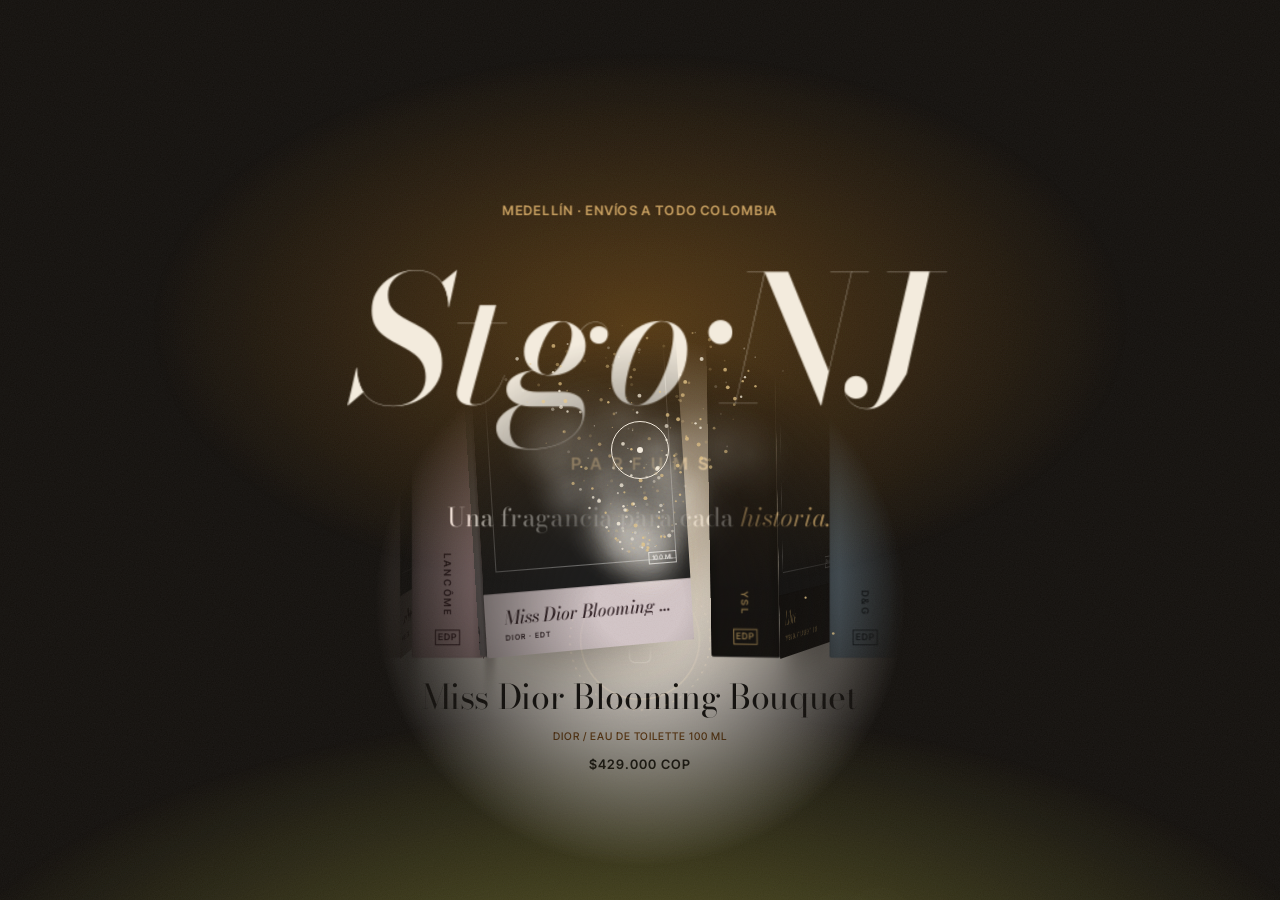
<file: index.html>
﻿<!doctype html>
<html lang="es" class="no-js">
<head>
<meta charset="utf-8">
<meta name="viewport" content="width=device-width, initial-scale=1, viewport-fit=cover">
<title>STGONJPARFUMS · Perfumes originales a precio justo</title>
<meta name="description" content="Perfumes de diseñador a precios competitivos. Desde Medellín a todo Colombia: mismo día en Medellín y de 2 a 3 días hábiles al resto del país. Paga por Nequi o contraentrega. Asesoría por WhatsApp con Santiago Naranjo.">
<meta name="theme-color" content="#EDE8E1">

<!-- Open Graph: cómo se ve el enlace cuando lo compartes por WhatsApp o redes -->
<meta property="og:type" content="website">
<meta property="og:locale" content="es_CO">
<meta property="og:title" content="STGONJPARFUMS · Perfumes a precio justo">
<meta property="og:description" content="Elige tu perfume en el estante y pídelo por WhatsApp. Desde Medellín a todo Colombia, con pago por Nequi o contraentrega.">
<meta property="og:image" content="https://images.unsplash.com/photo-1523293182086-7651a899d37f?auto=format&fit=crop&w=1200&h=630&q=80">

<link rel="icon" href="data:image/svg+xml,%3Csvg xmlns='http://www.w3.org/2000/svg' viewBox='0 0 64 64'%3E%3Crect width='64' height='64' rx='14' fill='%237A4512'/%3E%3Ctext x='32' y='44' text-anchor='middle' font-family='Georgia,serif' font-style='italic' font-size='34' fill='%23F5F1EA'%3ESN%3C/text%3E%3C/svg%3E">

<link rel="preconnect" href="https://fonts.googleapis.com">
<link rel="preconnect" href="https://fonts.gstatic.com" crossorigin>
<link rel="preconnect" href="https://images.unsplash.com">
<link rel="stylesheet" href="https://fonts.googleapis.com/css2?family=Bodoni+Moda:ital,opsz,wght@0,6..96,400..600;1,6..96,400..600&family=Inter+Tight:wght@500;600;800&display=swap">
<link rel="stylesheet" href="css/estilos.css?v=8">
<script>document.documentElement.classList.replace('no-js','js')</script>
</head>
<body>

<!-- ============ BARRA SUPERIOR ============ -->
<!-- ============ BIENVENIDA: VAPOR Y SONIDO ============ -->
<div class="intro" role="dialog" aria-modal="true" aria-labelledby="intro-t">
  <div class="intro-glow" aria-hidden="true"></div>
  <div class="intro-c">
    <p class="mask lbl intro-k"><span>Medellín · Envíos a todo Colombia</span></p>
    <p class="intro-logo" id="intro-t"><span class="mask"><span class="intro-word">Stgo·NJ</span><span class="intro-sweep" aria-hidden="true"></span></span><span class="mask intro-b"><span>PARFUMS</span></span></p>
    <p class="mask intro-s"><span>Una fragancia para cada <em>historia.</em></span></p>
    <div class="intro-go" aria-hidden="true">
      <span class="intro-wave"></span><span class="intro-wave"></span><span class="intro-wave"></span>
      <svg class="intro-ring" viewBox="0 0 120 120"><circle cx="60" cy="60" r="57"/></svg>
      <svg class="intro-ico" viewBox="0 0 40 56" aria-hidden="true">
        <path d="M17 4h6v6h-6z M20 1v3 M27 7h7 M30 4l5-2 M30 10l5 2"/>
        <path d="M14 10h12v6H14z"/>
        <path d="M8 22c0-3 3-6 6-6h12c3 0 6 3 6 6v26c0 3-3 6-6 6H14c-3 0-6-3-6-6z"/>
        <path d="M12 34h16"/>
      </svg>
    </div>
  </div>
</div>
<canvas class="vapor" data-layer="intro" aria-hidden="true"></canvas>
<!-- ============ /BIENVENIDA ============ -->

<header class="top">
  <div class="top-l">
    <a class="lbl box" href="https://www.instagram.com/stgo_nj/" target="_blank" rel="noopener"><span class="only-d">Instagram</span><span class="only-m">IG</span></a>
    <button class="lbl box snd" type="button" aria-pressed="false" aria-label="Sonido">
      <svg viewBox="0 0 16 12" aria-hidden="true"><path d="M1 4h3l4-3v10L4 8H1z"/><path class="snd-w" d="M11 3.5c1 .7 1.5 1.5 1.5 2.5s-.5 1.8-1.5 2.5 M13 1.5c1.6 1.2 2.4 2.7 2.4 4.5s-.8 3.3-2.4 4.5"/><path class="snd-x" d="M11 4l4 4M15 4l-4 4"/></svg>
      <span class="only-d snd-t">Sonido</span>
    </button>
  </div>
  <a class="logo" href="#" aria-label="STGONJPARFUMS, inicio">
    <span class="logo-a">Stgo·NJ</span>
    <span class="logo-b">PARFUMS</span>
  </a>
  <button class="lbl box top-env" type="button" data-envios><span class="only-d">Envíos a todo Colombia</span><span class="only-m">Envíos</span></button>
</header>
<!-- ============ /BARRA SUPERIOR ============ -->

<!-- ============ FRASE ============ -->
<h1 class="tagline">Perfumes de diseñador a <em>precio justo.</em> <span>Desde Medellín a todo Colombia · Nequi o contraentrega</span></h1>
<!-- ============ /FRASE ============ -->

<!-- ============ PESTAÑAS DE CATEGORÍA ============ -->
<nav class="tabs" aria-label="Categorías">
  <span class="tabs-ind" aria-hidden="true"></span>
  <button class="lbl tab" type="button" data-cat="Todos">Todos</button>
  <button class="lbl tab" type="button" data-cat="Hombre">Hombre</button>
  <button class="lbl tab" type="button" data-cat="Unisex">Unisex</button>
  <button class="lbl tab" type="button" data-cat="Mujer">Mujer</button>
</nav>
<!-- ============ /PESTAÑAS ============ -->

<!-- ============ ESTANTE 3D ============ -->
<section class="shelf" aria-label="Estante de perfumes">
  <div class="stage"></div>
</section>
<button class="play" type="button" aria-label="Ver perfume">
  <svg viewBox="0 0 12 12" aria-hidden="true"><path d="M1 0 L12 6 L1 12 Z"/></svg>
</button>
<!-- ============ /ESTANTE 3D ============ -->

<!-- ============ PIE DEL ESTANTE: NOMBRE Y PRECIO ============ -->
<div class="caption" aria-live="polite">
  <div class="mask cap-title"></div>
  <div class="mask cap-sub lbl"></div>
  <div class="mask cap-price"></div>
</div>
<button class="arrow arrow-l" type="button" aria-label="Perfume anterior">
  <svg viewBox="0 0 18 10" aria-hidden="true"><path d="M5 1 L1 5 L5 9 M1 5 H17"/></svg>
</button>
<button class="arrow arrow-r" type="button" aria-label="Perfume siguiente">
  <svg viewBox="0 0 18 10" aria-hidden="true"><path d="M13 1 L17 5 L13 9 M17 5 H1"/></svg>
</button>
<!-- ============ /PIE DEL ESTANTE ============ -->

<!-- ============ PIE DE PÁGINA ============ -->
<footer class="foot">
  <span class="lbl">© 2026 stgonjparfums. Todos los derechos reservados.</span>
  <span class="lbl foot-links"><a href="privacidad.html">Privacidad</a> · <a href="terminos.html">Términos</a> · <a href="terminos.html#pqr">PQR</a> · <a href="https://www.sic.gov.co" target="_blank" rel="noopener">SIC</a></span>
  <span class="lbl foot-r">Diseñado y desarrollado por <a class="credit" href="https://sneyder.netlify.app" target="_blank" rel="noopener">Art Sneyder</a> · 2026</span>
</footer>
<!-- ============ /PIE DE PÁGINA ============ -->

<div class="grain" aria-hidden="true"></div>

<!-- ============ HOJA DE DETALLE DEL PERFUME ============ -->
<div class="sheet detail" role="dialog" aria-modal="true" aria-labelledby="d-title">
  <button class="lbl box sheet-close" type="button" data-close>Cerrar</button>
  <div class="sheet-logo logo" aria-hidden="true"><span class="logo-a">Stgo·NJ</span><span class="logo-b">PARFUMS</span></div>
  <div class="d-grid">
    <div class="d-text">
      <div class="mask"><p class="lbl d-sub" data-f="sub"></p></div>
      <div class="mask"><h2 class="d-title" id="d-title" data-f="title"></h2></div>
      <div class="mask"><p class="lbl d-meta" data-f="meta"></p></div>
      <div class="mask"><p class="d-price"><span data-f="price"></span> <small class="lbl">COP</small></p></div>
      <div class="mask"><p class="d-desc" data-f="desc"></p></div>
      <div class="mask">
        <dl class="notes">
          <div><dt class="lbl">Salida</dt><dd data-f="salida"></dd></div>
          <div><dt class="lbl">Corazón</dt><dd data-f="corazon"></dd></div>
          <div><dt class="lbl">Fondo</dt><dd data-f="fondo"></dd></div>
        </dl>
      </div>
      <div class="mask"><p class="d-ship">En Medellín te llega el mismo día si está disponible; al resto de Colombia, en 2 a 3 días hábiles con Interrapidísimo. Pagas por Nequi o contraentrega.</p></div>
      <div class="mask">
        <div class="d-actions">
          <a class="lbl box cta" data-f="wa" href="https://wa.me/573207620558" target="_blank" rel="noopener">Pedir por WhatsApp</a>
          <button class="lbl box share" type="button" data-share>
            <svg viewBox="0 0 16 16" aria-hidden="true"><path d="M8 10V1.5M4.5 5 8 1.5 11.5 5M3 8v6h10V8"/></svg>
            Compartir
          </button>
        </div>
        <p class="share-alt lbl" hidden>
          <a data-sh="wa" href="#" target="_blank" rel="noopener">WhatsApp</a> ·
          <a data-sh="fb" href="#" target="_blank" rel="noopener">Facebook</a> ·
          <button type="button" data-sh="copy">Copiar enlace</button>
        </p>
      </div>
      <div class="mask"><p class="d-legal">Precio final en pesos, impuestos incluidos. El envío no está incluido y lo asume el cliente. Foto ilustrativa, no a escala; disponibilidad sujeta a confirmación (si no hay, se pide bajo encargo con apartado previo). Al escribirnos aceptas los <a href="terminos.html">Términos de venta</a> y la <a href="privacidad.html">Política de datos</a>.</p></div>
    </div>
    <div class="d-poster">
      <svg viewBox="0 0 474 900" aria-hidden="true" preserveAspectRatio="xMidYMid meet">
        <defs>
          <filter id="inkf" filterUnits="userSpaceOnUse" x="-200" y="-200" width="874" height="1300">
            <feTurbulence type="fractalNoise" baseFrequency=".011" numOctaves="3" seed="7" result="n"/>
            <feDisplacementMap in="SourceGraphic" in2="n" scale="120" xChannelSelector="R" yChannelSelector="G"/>
          </filter>
          <mask id="ink" maskUnits="userSpaceOnUse" x="-200" y="-200" width="874" height="1300">
            <g filter="url(#inkf)" fill="#fff">
              <circle cx="150" cy="330" r="0"/><circle cx="340" cy="600" r="0"/><circle cx="250" cy="120" r="0"/>
              <circle cx="90" cy="760" r="0"/><circle cx="400" cy="250" r="0"/><circle cx="260" cy="860" r="0"/>
              <circle cx="230" cy="470" r="0"/>
            </g>
          </mask>
          <clipPath id="pclip"><rect width="474" height="900" rx="3"/></clipPath>
        </defs>
        <g clip-path="url(#pclip)">
          <g mask="url(#ink)">
            <image class="d-img" width="474" height="900" preserveAspectRatio="xMidYMid slice" href=""/>
          </g>
        </g>
      </svg>
    </div>
  </div>
</div>
<!-- ============ /HOJA DE DETALLE ============ -->

<!-- ============ HOJA DE ENVÍOS ============ -->
<div class="sheet envios" role="dialog" aria-modal="true" aria-labelledby="e-title">
  <button class="lbl box sheet-close" type="button" data-close>Cerrar</button>
  <div class="sheet-logo logo" aria-hidden="true"><span class="logo-a">Stgo·NJ</span><span class="logo-b">PARFUMS</span></div>
  <div class="e-grid">
    <div class="e-head">
      <div class="mask"><p class="lbl d-sub">Envíos desde Medellín</p></div>
      <div class="mask"><h2 class="d-title" id="e-title">Tu perfume, <em>en la puerta</em> de tu casa.</h2></div>
      <div class="mask"><p class="d-desc">Compramos, gestionamos y enviamos a cualquier lugar de Colombia. Pagas por Nequi o contraentrega, como prefieras.</p></div>
      <div class="mask"><a class="lbl box cta" href="https://wa.me/573207620558?text=Hola%20Santiago%2C%20quiero%20saber%20el%20costo%20y%20el%20tiempo%20del%20env%C3%ADo%20a%20mi%20ciudad%3A%20" target="_blank" rel="noopener">Pedir por WhatsApp</a></div>
      <div class="mask"><p class="e-legal">Al escribirnos aceptas los <a href="terminos.html">Términos de venta</a> y la <a href="privacidad.html">Política de datos</a>.</p></div>
    </div>
    <dl class="e-list">
      <div class="mask"><div class="e-row"><dt class="lbl">01 · Medellín</dt><dd>Si el producto está disponible, te llega el mismo día de la compra.</dd></div></div>
      <div class="mask"><div class="e-row"><dt class="lbl">02 · Resto de Colombia</dt><dd>De 2 a 3 días hábiles con Interrapidísimo.</dd></div></div>
      <div class="mask"><div class="e-row"><dt class="lbl">03 · Costo del envío</dt><dd>Lo asume el cliente según la tarifa a su ciudad.</dd></div></div>
      <div class="mask"><div class="e-row"><dt class="lbl">04 · Medio de pago</dt><dd>Nequi al 320 762 0558 o contraentrega al recibir.</dd></div></div>
      <div class="mask"><div class="e-row"><dt class="lbl">05 · Bajo pedido</dt><dd>Si no está disponible, llega a Medellín en unos 20 días hábiles. Se separa con un apartado previo.</dd></div></div>
      <div class="mask"><div class="e-row"><dt class="lbl">06 · Asesor comercial</dt><dd>Santiago Naranjo · <a href="tel:+573207620558">320 762 0558</a></dd></div></div>
    </dl>
  </div>
</div>
<!-- ============ /HOJA DE ENVÍOS ============ -->

<!-- ============ BOTÓN FLOTANTE DE WHATSAPP ============ -->
<div class="wa">
  <div class="wa-card" id="wa-card" role="dialog" aria-label="Asesor comercial">
    <p class="lbl wa-k">Asesor comercial</p>
    <p class="wa-name">Santiago Naranjo</p>
    <p class="wa-tel"><a href="tel:+573207620558">+57 320 762 0558</a></p>
    <ul class="wa-list">
      <li><span class="lbl">Desde</span> Medellín a todo Colombia</li>
      <li><span class="lbl">Llega</span> Mismo día en Medellín · 2 a 3 días hábiles al resto</li>
      <li><span class="lbl">Pago</span> Nequi o contraentrega</li>
    </ul>
    <a class="lbl box cta wa-go" href="https://wa.me/573207620558?text=Hola%20Santiago%2C%20vengo%20de%20la%20p%C3%A1gina%20de%20STGONJPARFUMS%20y%20quiero%20asesor%C3%ADa%20con%20un%20perfume." target="_blank" rel="noopener">Pedir por WhatsApp</a>
    <p class="wa-legal">Al escribirnos aceptas la <a href="privacidad.html">Política de datos</a> y los <a href="terminos.html">Términos</a>.</p>
  </div>
  <button class="wa-fab" type="button" aria-expanded="false" aria-controls="wa-card" aria-label="Hablar con el asesor por WhatsApp">
    <svg class="wa-ring" viewBox="0 0 100 100" aria-hidden="true">
      <defs><path id="wa-circ" d="M50 50 m-41 0 a41 41 0 1 1 82 0 a41 41 0 1 1 -82 0"/></defs>
      <text><textPath href="#wa-circ" textLength="254" lengthAdjust="spacing">PIDE POR WHATSAPP · ASESORÍA · </textPath></text>
    </svg>
    <svg class="wa-ico" viewBox="0 0 32 32" aria-hidden="true"><path d="M16 3C8.8 3 3 8.7 3 15.8c0 2.3.6 4.5 1.8 6.4L3 29l7-1.8c1.8 1 3.9 1.5 6 1.5 7.2 0 13-5.7 13-12.8S23.2 3 16 3zm0 23.4c-1.9 0-3.8-.5-5.4-1.5l-.4-.2-4.2 1.1 1.1-4-.3-.4c-1.1-1.7-1.6-3.6-1.6-5.6C5.2 10 10 5.3 16 5.3S26.8 10 26.8 15.8 22 26.4 16 26.4zm5.9-7.9c-.3-.2-1.9-.9-2.2-1-.3-.1-.5-.2-.7.2-.2.3-.8 1-1 1.2-.2.2-.4.2-.7.1-.3-.2-1.4-.5-2.6-1.6-1-.9-1.6-1.9-1.8-2.2-.2-.3 0-.5.1-.7l.5-.6c.2-.2.2-.3.3-.6.1-.2 0-.4 0-.6l-1-2.4c-.3-.6-.5-.5-.7-.5h-.6c-.2 0-.6.1-.9.4-.3.3-1.1 1.1-1.1 2.7s1.2 3.1 1.3 3.3c.2.2 2.3 3.5 5.5 4.9 2.7 1.1 3.3.9 3.9.8.6-.1 1.9-.8 2.2-1.5.3-.7.3-1.4.2-1.5-.1-.2-.3-.3-.6-.4z"/></svg>
  </button>
</div>
<!-- ============ /BOTÓN FLOTANTE ============ -->

<div class="cursor" aria-hidden="true">
  <span class="cur-ring"></span><span class="cur-dot"></span>
  <span class="cur-lbl">VER<br>AROMA</span>
</div>

<noscript>
  <div class="nojs">
    <p class="lbl">STGONJPARFUMS</p>
    <p>Perfumes a precio justo. Desde Medellín a todo Colombia: mismo día en Medellín y de 2 a 3 días hábiles al resto del país. Pago por Nequi o contraentrega.</p>
    <p><a href="https://wa.me/573207620558">Pedir por WhatsApp · Santiago Naranjo · 320 762 0558</a></p>
    <p><a href="privacidad.html">Política de datos</a> · <a href="terminos.html">Términos de venta</a> · <a href="https://www.sic.gov.co">SIC</a></p>
  </div>
</noscript>

<script src="js/aroma.js?v=7"></script>
<script src="js/app.js?v=6"></script>
</body>
</html>
</file>
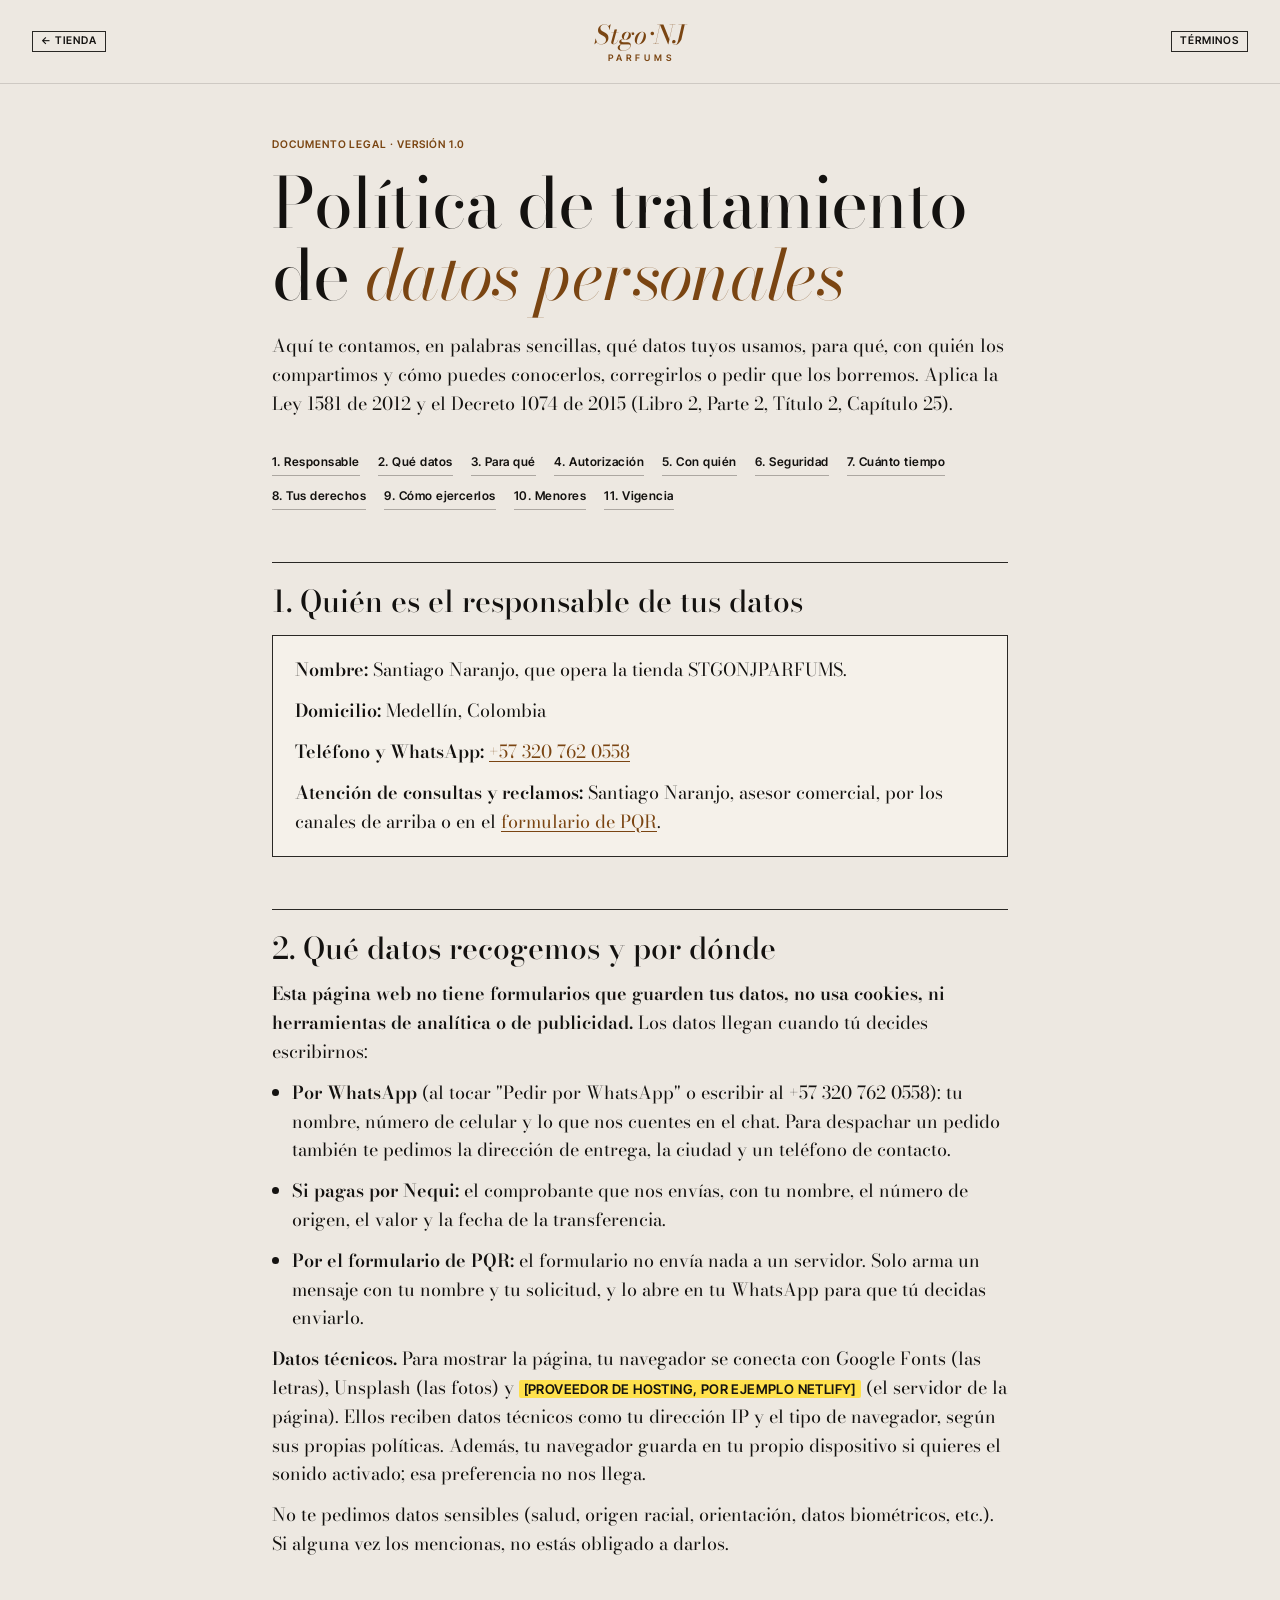
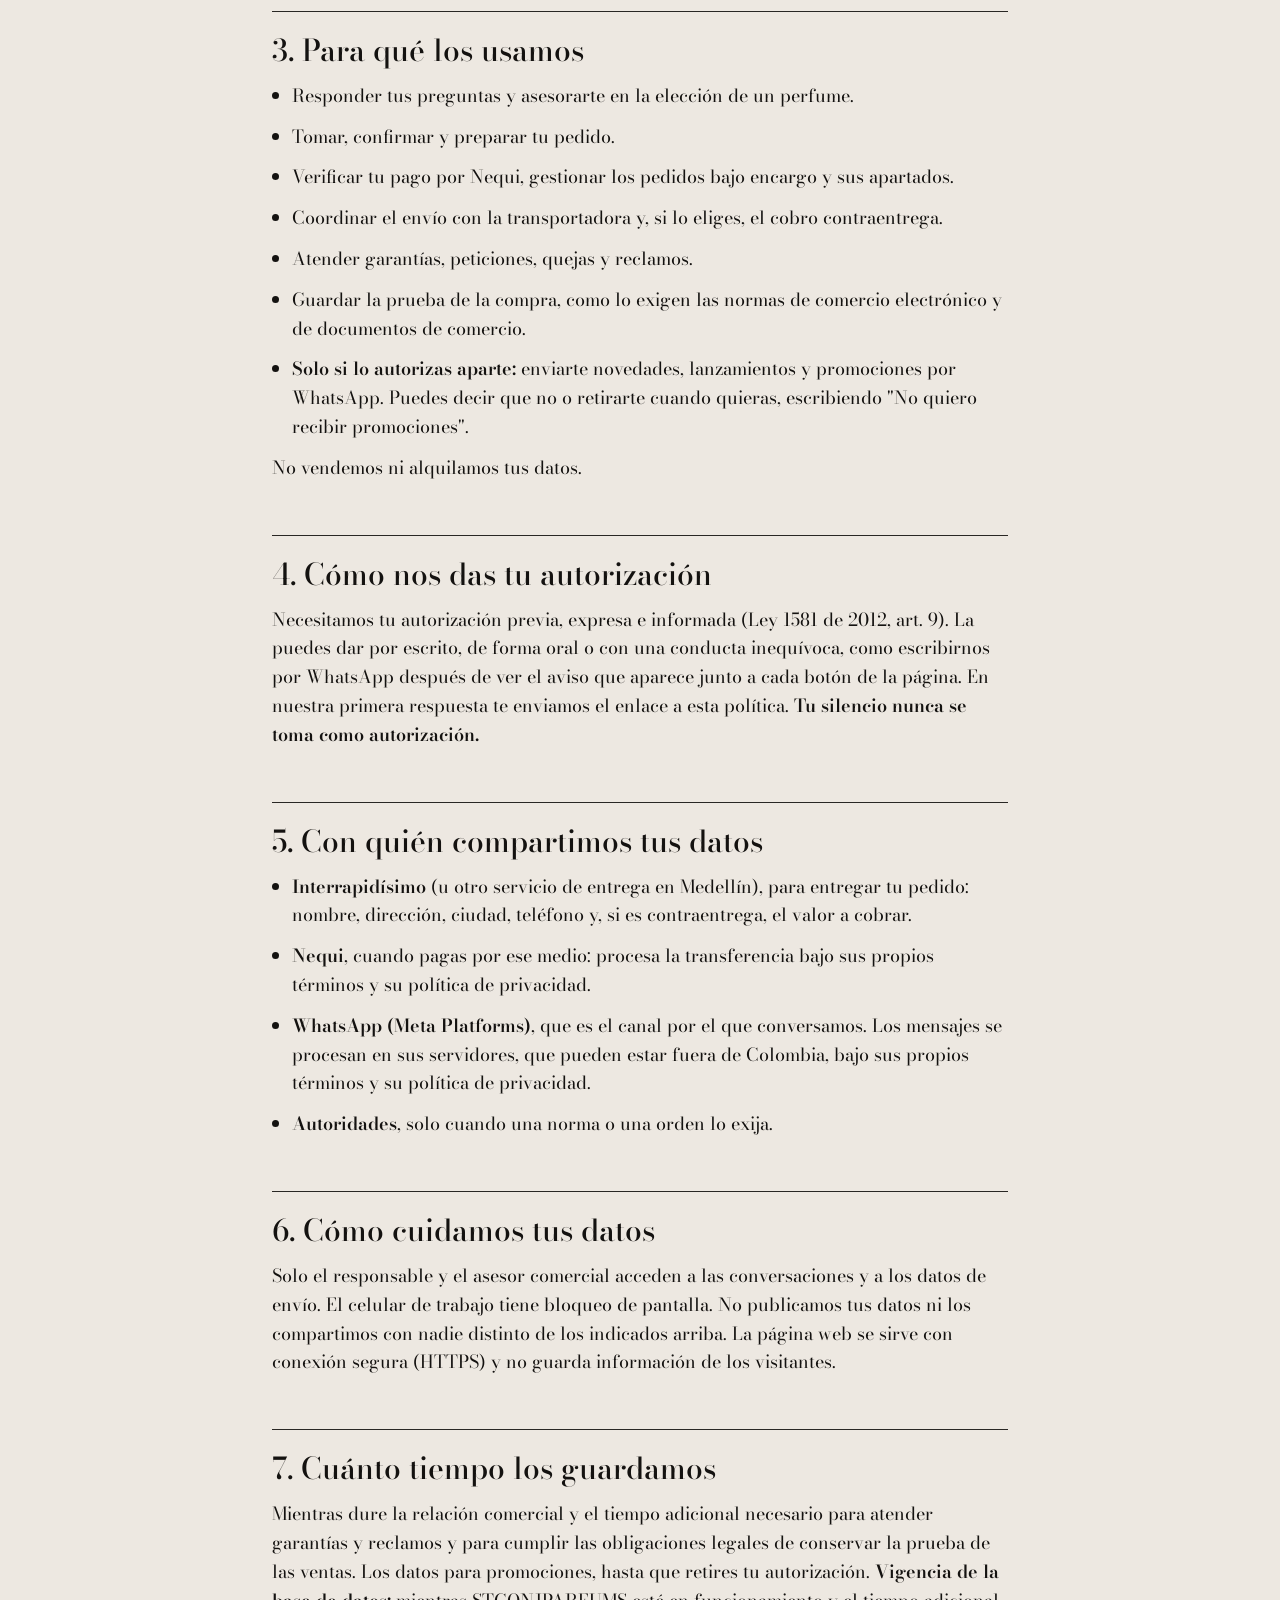
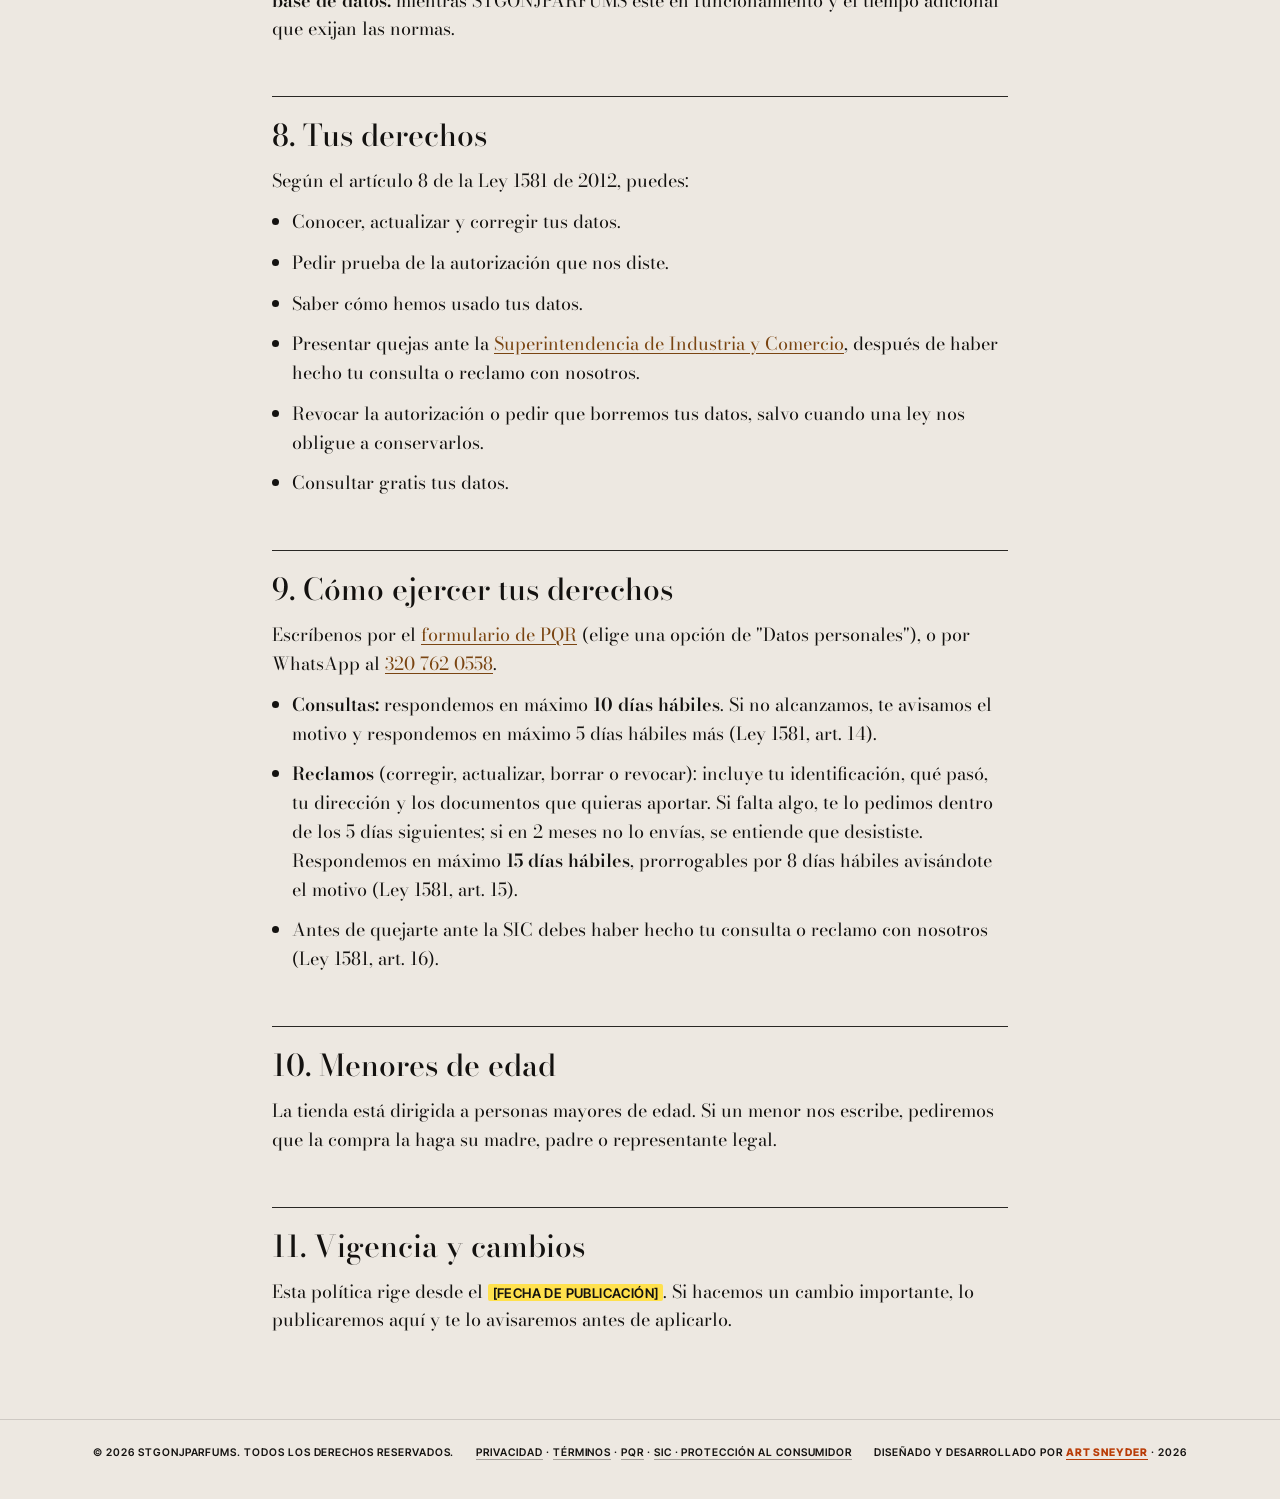
<file: privacidad.html>
﻿<!doctype html>
<html lang="es" class="no-js doc">
<head>
<meta charset="utf-8">
<meta name="viewport" content="width=device-width, initial-scale=1, viewport-fit=cover">
<title>Política de datos · STGONJPARFUMS</title>
<meta name="description" content="Política de tratamiento de datos personales de STGONJPARFUMS, conforme a la Ley 1581 de 2012 y el Decreto 1074 de 2015.">
<meta name="theme-color" content="#EDE8E1">
<link rel="icon" href="data:image/svg+xml,%3Csvg xmlns='http://www.w3.org/2000/svg' viewBox='0 0 64 64'%3E%3Crect width='64' height='64' rx='14' fill='%237A4512'/%3E%3Ctext x='32' y='44' text-anchor='middle' font-family='Georgia,serif' font-style='italic' font-size='34' fill='%23F5F1EA'%3ESN%3C/text%3E%3C/svg%3E">
<link rel="preconnect" href="https://fonts.googleapis.com">
<link rel="preconnect" href="https://fonts.gstatic.com" crossorigin>
<link rel="stylesheet" href="https://fonts.googleapis.com/css2?family=Bodoni+Moda:ital,opsz,wght@0,6..96,400..600;1,6..96,400..600&family=Inter+Tight:wght@500;600;800&display=swap">
<link rel="stylesheet" href="css/estilos.css?v=8">
<script>document.documentElement.classList.replace('no-js','js')</script>
</head>
<body>

<header class="doc-top">
  <a class="lbl box" href="./">← Tienda</a>
  <a class="logo" href="./" aria-label="STGONJPARFUMS, inicio"><span class="logo-a">Stgo·NJ</span><span class="logo-b">PARFUMS</span></a>
  <a class="lbl box" href="terminos.html">Términos</a>
</header>

<main class="doc-main">
  <p class="lbl doc-k">Documento legal · Versión 1.0</p>
  <h1 class="doc-h">Política de tratamiento de <em>datos personales</em></h1>
  <p class="doc-lead">Aquí te contamos, en palabras sencillas, qué datos tuyos usamos, para qué, con quién los compartimos y cómo puedes conocerlos, corregirlos o pedir que los borremos. Aplica la Ley 1581 de 2012 y el Decreto 1074 de 2015 (Libro 2, Parte 2, Título 2, Capítulo 25).</p>

  <nav class="doc-toc" aria-label="Contenido">
    <a href="#responsable">1. Responsable</a><a href="#datos">2. Qué datos</a><a href="#finalidad">3. Para qué</a><a href="#autorizacion">4. Autorización</a>
    <a href="#terceros">5. Con quién</a><a href="#seguridad">6. Seguridad</a><a href="#conservacion">7. Cuánto tiempo</a><a href="#derechos">8. Tus derechos</a>
    <a href="#procedimiento">9. Cómo ejercerlos</a><a href="#menores">10. Menores</a><a href="#vigencia">11. Vigencia</a>
  </nav>

  <section id="responsable">
    <h2>1. Quién es el responsable de tus datos</h2>
    <div class="doc-box">
      <p><strong>Nombre:</strong> Santiago Naranjo, que opera la tienda STGONJPARFUMS.</p>
      <p><strong>Domicilio:</strong> Medellín, Colombia</p>
      <p><strong>Teléfono y WhatsApp:</strong> <a href="tel:+573207620558">+57 320 762 0558</a></p>
      <p><strong>Atención de consultas y reclamos:</strong> Santiago Naranjo, asesor comercial, por los canales de arriba o en el <a href="terminos.html#pqr">formulario de PQR</a>.</p>
    </div>
  </section>

  <section id="datos">
    <h2>2. Qué datos recogemos y por dónde</h2>
    <p><strong>Esta página web no tiene formularios que guarden tus datos, no usa cookies, ni herramientas de analítica o de publicidad.</strong> Los datos llegan cuando tú decides escribirnos:</p>
    <ul>
      <li><strong>Por WhatsApp</strong> (al tocar "Pedir por WhatsApp" o escribir al +57 320 762 0558): tu nombre, número de celular y lo que nos cuentes en el chat. Para despachar un pedido también te pedimos la dirección de entrega, la ciudad y un teléfono de contacto.</li>
      <li><strong>Si pagas por Nequi:</strong> el comprobante que nos envías, con tu nombre, el número de origen, el valor y la fecha de la transferencia.</li>
      <li><strong>Por el formulario de PQR:</strong> el formulario no envía nada a un servidor. Solo arma un mensaje con tu nombre y tu solicitud, y lo abre en tu WhatsApp para que tú decidas enviarlo.</li>
    </ul>
    <p><strong>Datos técnicos.</strong> Para mostrar la página, tu navegador se conecta con Google Fonts (las letras), Unsplash (las fotos) y <mark class="ph">[PROVEEDOR DE HOSTING, POR EJEMPLO NETLIFY]</mark> (el servidor de la página). Ellos reciben datos técnicos como tu dirección IP y el tipo de navegador, según sus propias políticas. Además, tu navegador guarda en tu propio dispositivo si quieres el sonido activado; esa preferencia no nos llega.</p>
    <p>No te pedimos datos sensibles (salud, origen racial, orientación, datos biométricos, etc.). Si alguna vez los mencionas, no estás obligado a darlos.</p>
  </section>

  <section id="finalidad">
    <h2>3. Para qué los usamos</h2>
    <ul>
      <li>Responder tus preguntas y asesorarte en la elección de un perfume.</li>
      <li>Tomar, confirmar y preparar tu pedido.</li>
      <li>Verificar tu pago por Nequi, gestionar los pedidos bajo encargo y sus apartados.</li>
      <li>Coordinar el envío con la transportadora y, si lo eliges, el cobro contraentrega.</li>
      <li>Atender garantías, peticiones, quejas y reclamos.</li>
      <li>Guardar la prueba de la compra, como lo exigen las normas de comercio electrónico y de documentos de comercio.</li>
      <li><strong>Solo si lo autorizas aparte:</strong> enviarte novedades, lanzamientos y promociones por WhatsApp. Puedes decir que no o retirarte cuando quieras, escribiendo "No quiero recibir promociones".</li>
    </ul>
    <p>No vendemos ni alquilamos tus datos.</p>
  </section>

  <section id="autorizacion">
    <h2>4. Cómo nos das tu autorización</h2>
    <p>Necesitamos tu autorización previa, expresa e informada (Ley 1581 de 2012, art. 9). La puedes dar por escrito, de forma oral o con una conducta inequívoca, como escribirnos por WhatsApp después de ver el aviso que aparece junto a cada botón de la página. En nuestra primera respuesta te enviamos el enlace a esta política. <strong>Tu silencio nunca se toma como autorización.</strong></p>
  </section>

  <section id="terceros">
    <h2>5. Con quién compartimos tus datos</h2>
    <ul>
      <li><strong>Interrapidísimo</strong> (u otro servicio de entrega en Medellín), para entregar tu pedido: nombre, dirección, ciudad, teléfono y, si es contraentrega, el valor a cobrar.</li>
      <li><strong>Nequi</strong>, cuando pagas por ese medio: procesa la transferencia bajo sus propios términos y su política de privacidad.</li>
      <li><strong>WhatsApp (Meta Platforms)</strong>, que es el canal por el que conversamos. Los mensajes se procesan en sus servidores, que pueden estar fuera de Colombia, bajo sus propios términos y su política de privacidad.</li>
      <li><strong>Autoridades</strong>, solo cuando una norma o una orden lo exija.</li>
    </ul>
  </section>

  <section id="seguridad">
    <h2>6. Cómo cuidamos tus datos</h2>
    <p>Solo el responsable y el asesor comercial acceden a las conversaciones y a los datos de envío. El celular de trabajo tiene bloqueo de pantalla. No publicamos tus datos ni los compartimos con nadie distinto de los indicados arriba. La página web se sirve con conexión segura (HTTPS) y no guarda información de los visitantes.</p>
  </section>

  <section id="conservacion">
    <h2>7. Cuánto tiempo los guardamos</h2>
    <p>Mientras dure la relación comercial y el tiempo adicional necesario para atender garantías y reclamos y para cumplir las obligaciones legales de conservar la prueba de las ventas. Los datos para promociones, hasta que retires tu autorización. <strong>Vigencia de la base de datos:</strong> mientras STGONJPARFUMS esté en funcionamiento y el tiempo adicional que exijan las normas.</p>
  </section>

  <section id="derechos">
    <h2>8. Tus derechos</h2>
    <p>Según el artículo 8 de la Ley 1581 de 2012, puedes:</p>
    <ul>
      <li>Conocer, actualizar y corregir tus datos.</li>
      <li>Pedir prueba de la autorización que nos diste.</li>
      <li>Saber cómo hemos usado tus datos.</li>
      <li>Presentar quejas ante la <a href="https://www.sic.gov.co" target="_blank" rel="noopener">Superintendencia de Industria y Comercio</a>, después de haber hecho tu consulta o reclamo con nosotros.</li>
      <li>Revocar la autorización o pedir que borremos tus datos, salvo cuando una ley nos obligue a conservarlos.</li>
      <li>Consultar gratis tus datos.</li>
    </ul>
  </section>

  <section id="procedimiento">
    <h2>9. Cómo ejercer tus derechos</h2>
    <p>Escríbenos por el <a href="terminos.html#pqr">formulario de PQR</a> (elige una opción de "Datos personales"), o por WhatsApp al <a href="tel:+573207620558">320 762 0558</a>.</p>
    <ul>
      <li><strong>Consultas:</strong> respondemos en máximo <strong>10 días hábiles</strong>. Si no alcanzamos, te avisamos el motivo y respondemos en máximo 5 días hábiles más (Ley 1581, art. 14).</li>
      <li><strong>Reclamos</strong> (corregir, actualizar, borrar o revocar): incluye tu identificación, qué pasó, tu dirección y los documentos que quieras aportar. Si falta algo, te lo pedimos dentro de los 5 días siguientes; si en 2 meses no lo envías, se entiende que desististe. Respondemos en máximo <strong>15 días hábiles</strong>, prorrogables por 8 días hábiles avisándote el motivo (Ley 1581, art. 15).</li>
      <li>Antes de quejarte ante la SIC debes haber hecho tu consulta o reclamo con nosotros (Ley 1581, art. 16).</li>
    </ul>
  </section>

  <section id="menores">
    <h2>10. Menores de edad</h2>
    <p>La tienda está dirigida a personas mayores de edad. Si un menor nos escribe, pediremos que la compra la haga su madre, padre o representante legal.</p>
  </section>

  <section id="vigencia">
    <h2>11. Vigencia y cambios</h2>
    <p>Esta política rige desde el <mark class="ph">[FECHA DE PUBLICACIÓN]</mark>. Si hacemos un cambio importante, lo publicaremos aquí y te lo avisaremos antes de aplicarlo.</p>
  </section>
</main>

<footer class="doc-foot">
  <span class="lbl">© 2026 stgonjparfums. Todos los derechos reservados.</span>
  <span class="lbl foot-links"><a href="privacidad.html">Privacidad</a> · <a href="terminos.html">Términos</a> · <a href="terminos.html#pqr">PQR</a> · <a href="https://www.sic.gov.co" target="_blank" rel="noopener">SIC · Protección al consumidor</a></span>
  <span class="lbl">Diseñado y desarrollado por <a class="credit" href="https://sneyder.netlify.app" target="_blank" rel="noopener">Art Sneyder</a> · 2026</span>
</footer>
</body>
</html>
</file>
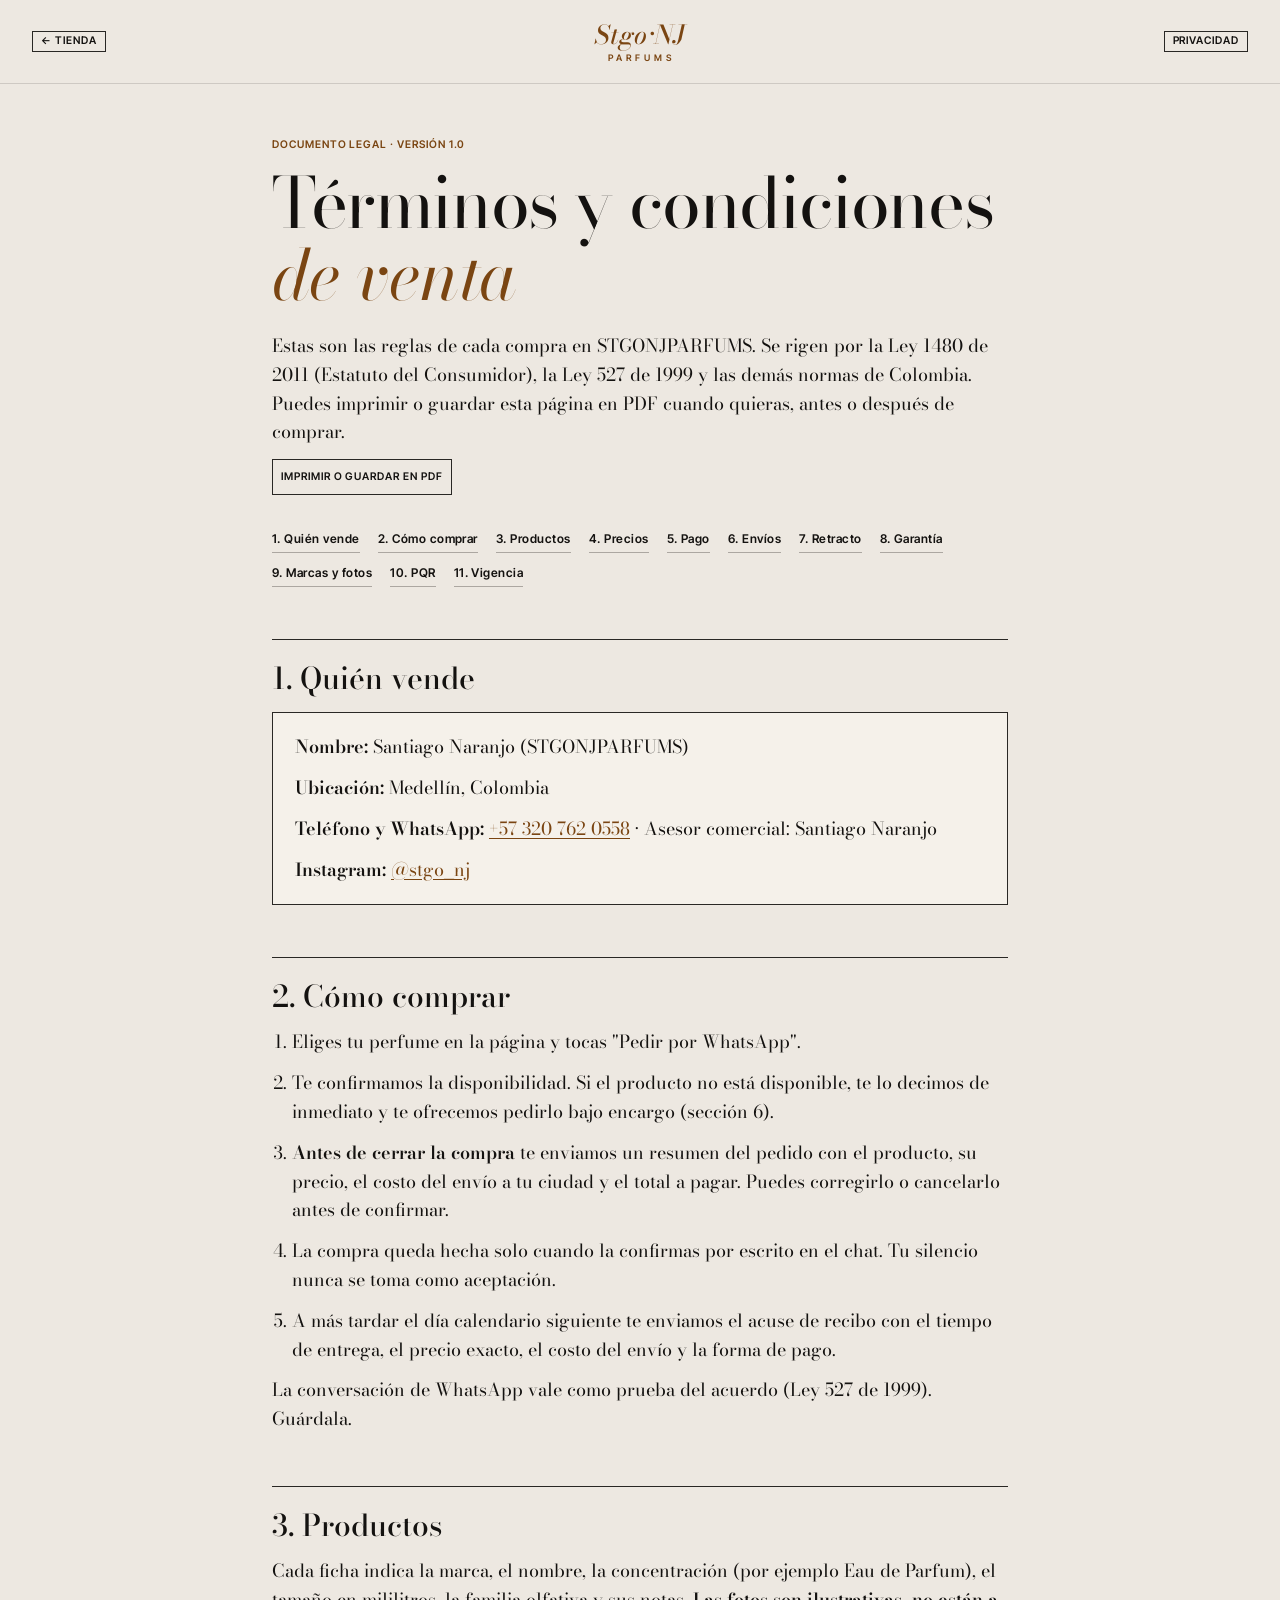
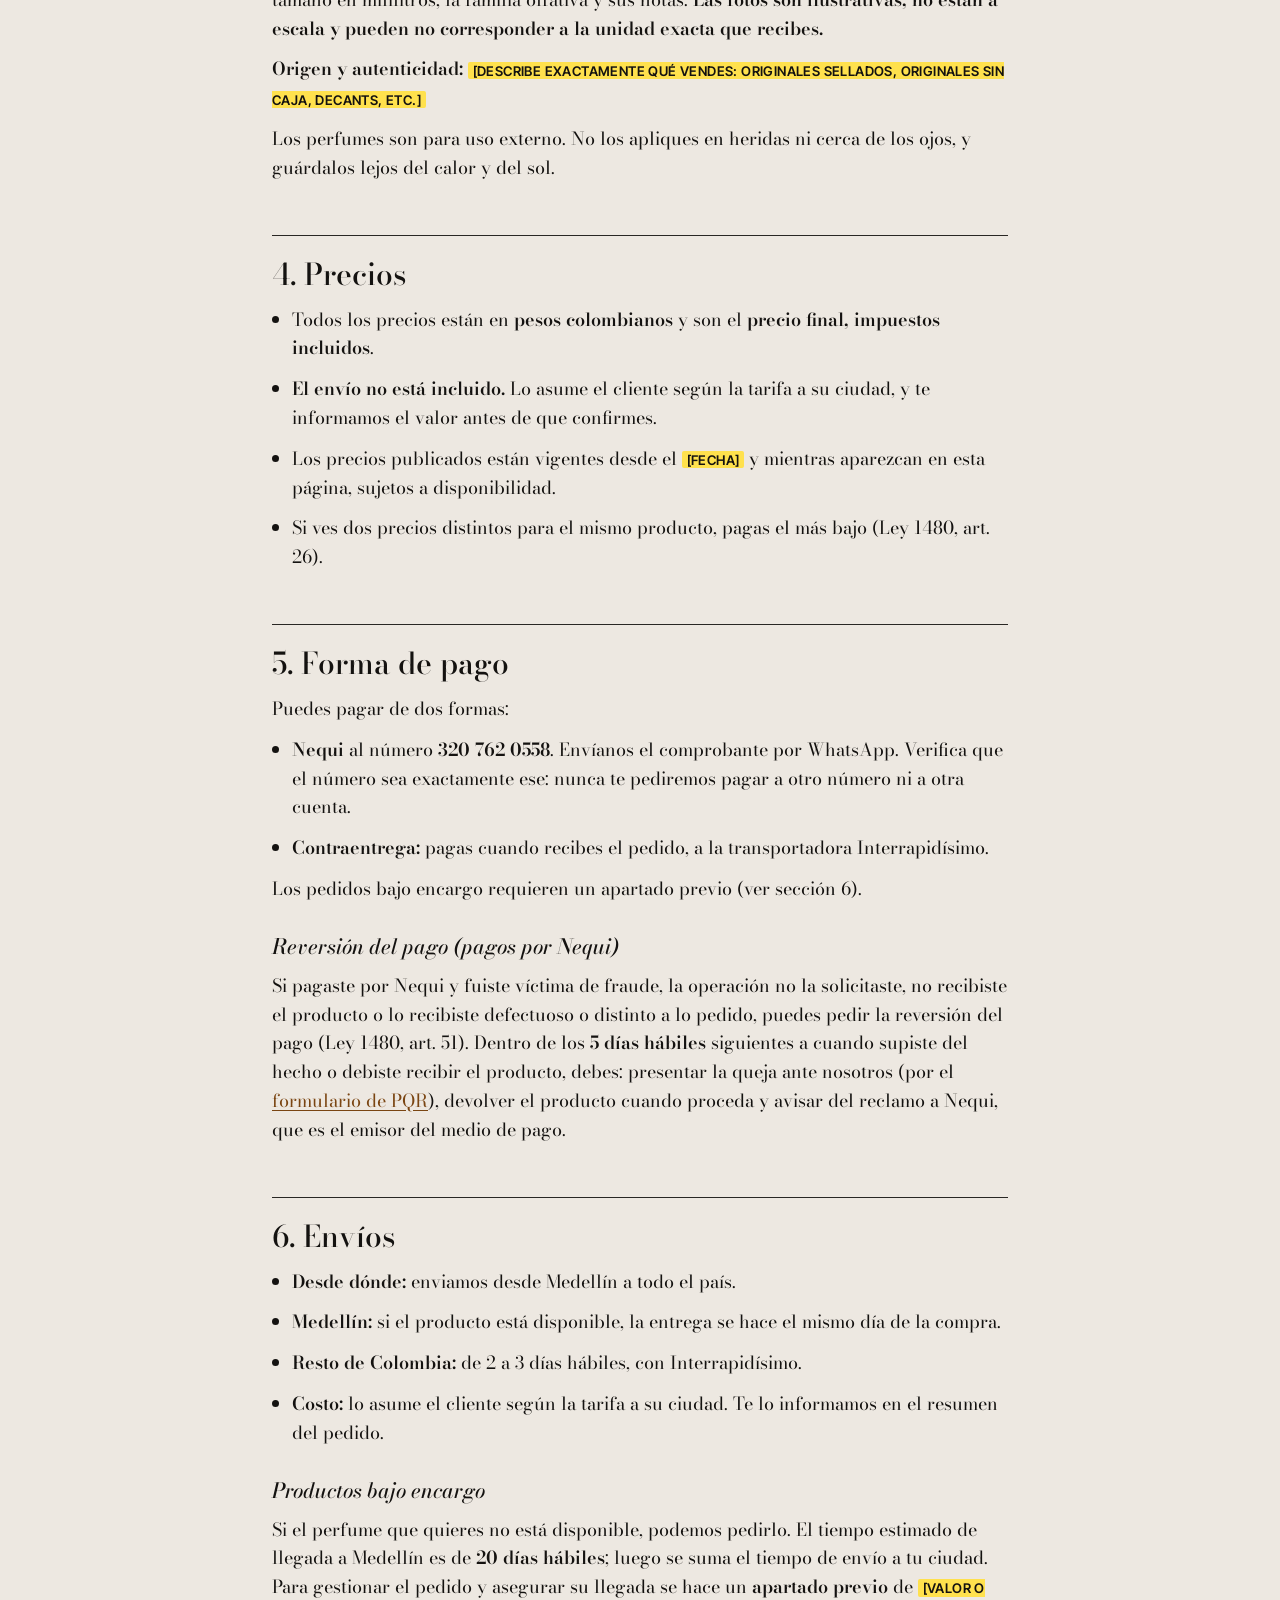
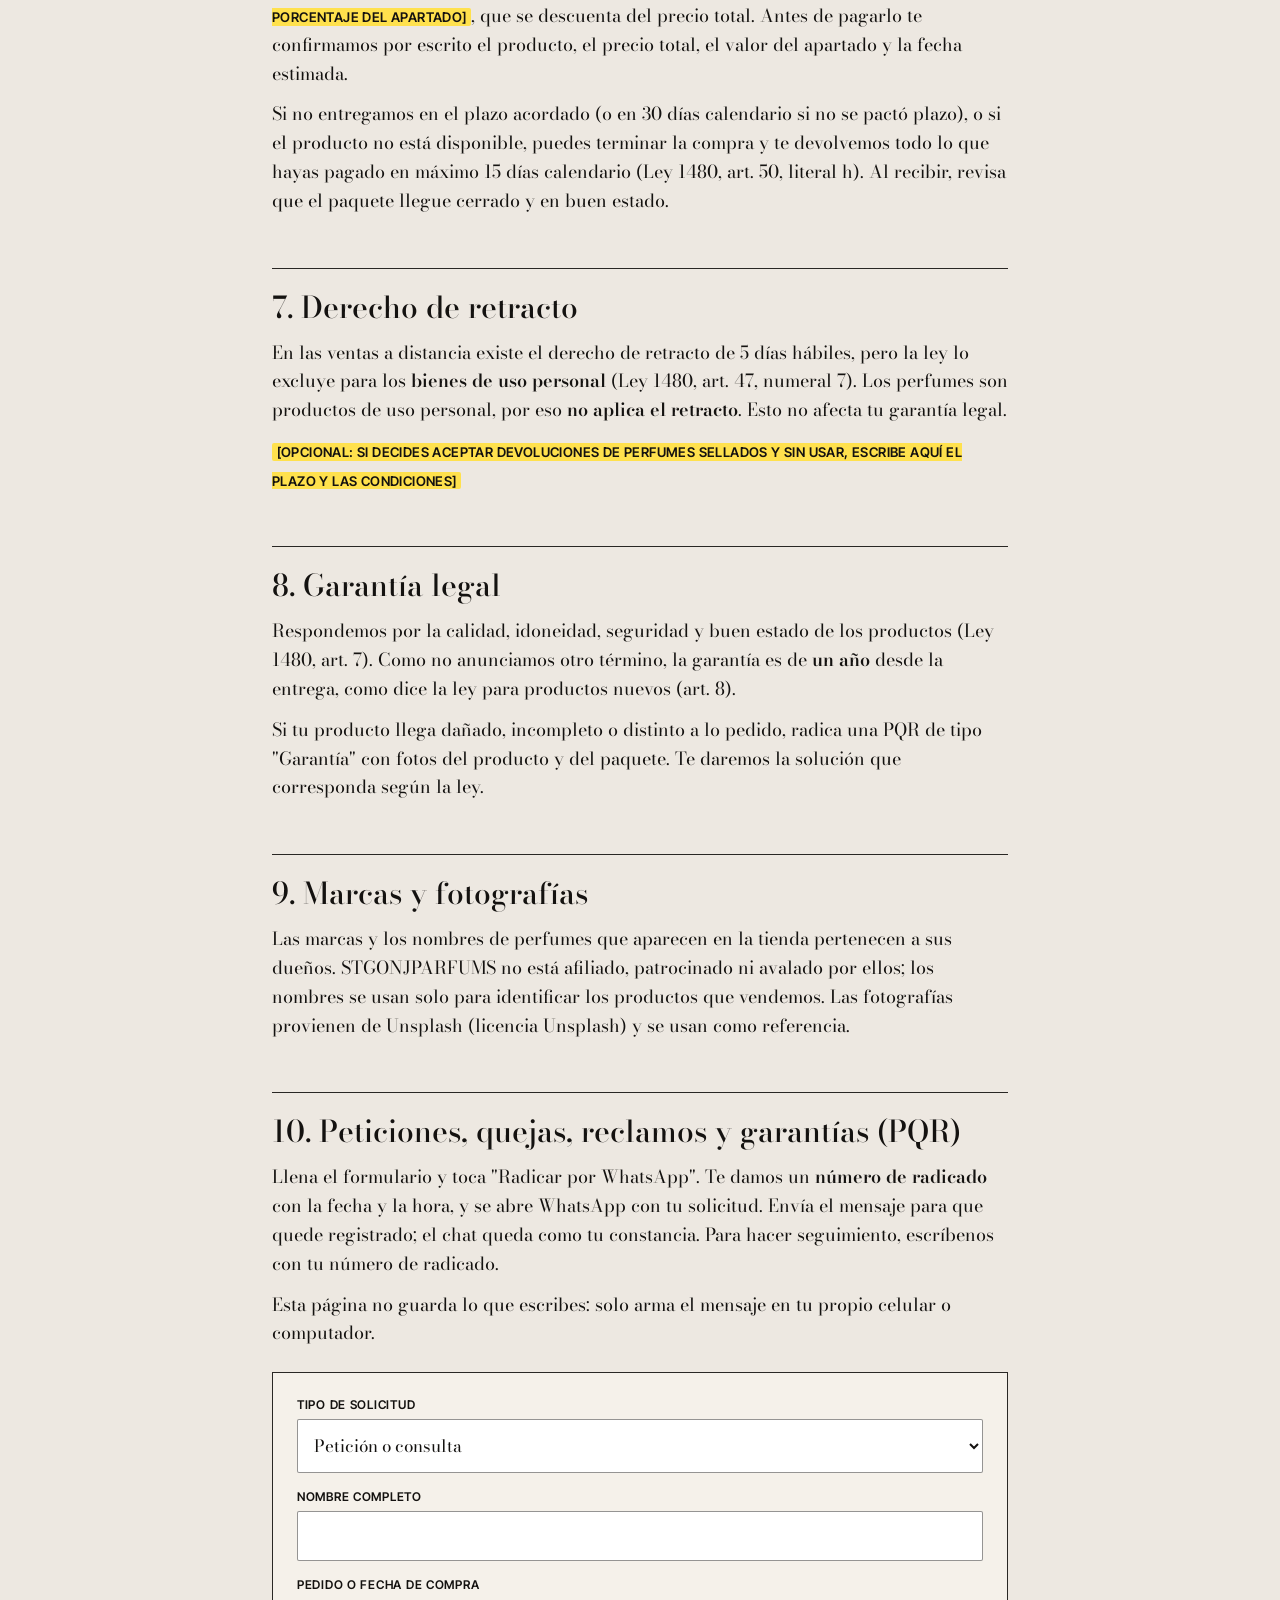
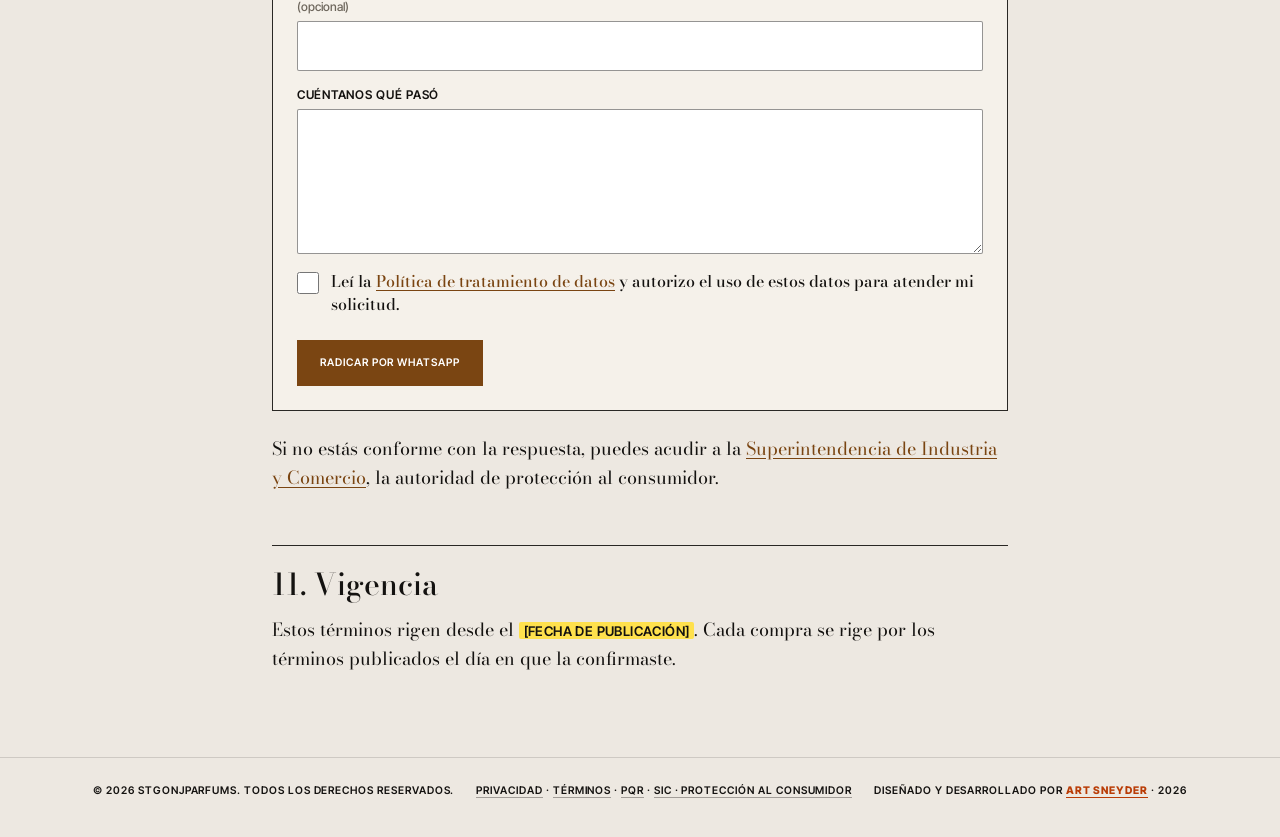
<file: terminos.html>
﻿<!doctype html>
<html lang="es" class="no-js doc">
<head>
<meta charset="utf-8">
<meta name="viewport" content="width=device-width, initial-scale=1, viewport-fit=cover">
<title>Términos de venta y PQR · STGONJPARFUMS</title>
<meta name="description" content="Términos y condiciones de venta de STGONJPARFUMS: precios, envíos desde Medellín a todo Colombia, pago por Nequi o contraentrega, pedidos bajo encargo, garantía, retracto y radicación de peticiones, quejas y reclamos.">
<meta name="theme-color" content="#EDE8E1">
<link rel="icon" href="data:image/svg+xml,%3Csvg xmlns='http://www.w3.org/2000/svg' viewBox='0 0 64 64'%3E%3Crect width='64' height='64' rx='14' fill='%237A4512'/%3E%3Ctext x='32' y='44' text-anchor='middle' font-family='Georgia,serif' font-style='italic' font-size='34' fill='%23F5F1EA'%3ESN%3C/text%3E%3C/svg%3E">
<link rel="preconnect" href="https://fonts.googleapis.com">
<link rel="preconnect" href="https://fonts.gstatic.com" crossorigin>
<link rel="stylesheet" href="https://fonts.googleapis.com/css2?family=Bodoni+Moda:ital,opsz,wght@0,6..96,400..600;1,6..96,400..600&family=Inter+Tight:wght@500;600;800&display=swap">
<link rel="stylesheet" href="css/estilos.css?v=8">
<script>document.documentElement.classList.replace('no-js','js')</script>
</head>
<body>

<header class="doc-top">
  <a class="lbl box" href="./">← Tienda</a>
  <a class="logo" href="./" aria-label="STGONJPARFUMS, inicio"><span class="logo-a">Stgo·NJ</span><span class="logo-b">PARFUMS</span></a>
  <a class="lbl box" href="privacidad.html">Privacidad</a>
</header>

<main class="doc-main">
  <p class="lbl doc-k">Documento legal · Versión 1.0</p>
  <h1 class="doc-h">Términos y condiciones <em>de venta</em></h1>
  <p class="doc-lead">Estas son las reglas de cada compra en STGONJPARFUMS. Se rigen por la Ley 1480 de 2011 (Estatuto del Consumidor), la Ley 527 de 1999 y las demás normas de Colombia. Puedes imprimir o guardar esta página en PDF cuando quieras, antes o después de comprar.</p>
  <p><button class="lbl box doc-print" type="button" data-print>Imprimir o guardar en PDF</button></p>

  <nav class="doc-toc" aria-label="Contenido">
    <a href="#vendedor">1. Quién vende</a><a href="#compra">2. Cómo comprar</a><a href="#productos">3. Productos</a><a href="#precios">4. Precios</a>
    <a href="#pago">5. Pago</a><a href="#envios">6. Envíos</a><a href="#retracto">7. Retracto</a><a href="#garantia">8. Garantía</a>
    <a href="#marcas">9. Marcas y fotos</a><a href="#pqr">10. PQR</a><a href="#vigencia">11. Vigencia</a>
  </nav>

  <section id="vendedor">
    <h2>1. Quién vende</h2>
    <div class="doc-box">
      <p><strong>Nombre:</strong> Santiago Naranjo (STGONJPARFUMS)</p>
      <p><strong>Ubicación:</strong> Medellín, Colombia</p>
      <p><strong>Teléfono y WhatsApp:</strong> <a href="tel:+573207620558">+57 320 762 0558</a> · Asesor comercial: Santiago Naranjo</p>
      <p><strong>Instagram:</strong> <a href="https://www.instagram.com/stgo_nj/" target="_blank" rel="noopener">@stgo_nj</a></p>
    </div>
  </section>

  <section id="compra">
    <h2>2. Cómo comprar</h2>
    <ol>
      <li>Eliges tu perfume en la página y tocas "Pedir por WhatsApp".</li>
      <li>Te confirmamos la disponibilidad. Si el producto no está disponible, te lo decimos de inmediato y te ofrecemos pedirlo bajo encargo (sección 6).</li>
      <li><strong>Antes de cerrar la compra</strong> te enviamos un resumen del pedido con el producto, su precio, el costo del envío a tu ciudad y el total a pagar. Puedes corregirlo o cancelarlo antes de confirmar.</li>
      <li>La compra queda hecha solo cuando la confirmas por escrito en el chat. Tu silencio nunca se toma como aceptación.</li>
      <li>A más tardar el día calendario siguiente te enviamos el acuse de recibo con el tiempo de entrega, el precio exacto, el costo del envío y la forma de pago.</li>
    </ol>
    <p>La conversación de WhatsApp vale como prueba del acuerdo (Ley 527 de 1999). Guárdala.</p>
  </section>

  <section id="productos">
    <h2>3. Productos</h2>
    <p>Cada ficha indica la marca, el nombre, la concentración (por ejemplo Eau de Parfum), el tamaño en mililitros, la familia olfativa y sus notas. <strong>Las fotos son ilustrativas, no están a escala y pueden no corresponder a la unidad exacta que recibes.</strong></p>
    <p><strong>Origen y autenticidad:</strong> <mark class="ph">[DESCRIBE EXACTAMENTE QUÉ VENDES: ORIGINALES SELLADOS, ORIGINALES SIN CAJA, DECANTS, ETC.]</mark></p>
    <p>Los perfumes son para uso externo. No los apliques en heridas ni cerca de los ojos, y guárdalos lejos del calor y del sol.</p>
  </section>

  <section id="precios">
    <h2>4. Precios</h2>
    <ul>
      <li>Todos los precios están en <strong>pesos colombianos</strong> y son el <strong>precio final, impuestos incluidos</strong>.</li>
      <li><strong>El envío no está incluido.</strong> Lo asume el cliente según la tarifa a su ciudad, y te informamos el valor antes de que confirmes.</li>
      <li>Los precios publicados están vigentes desde el <mark class="ph">[FECHA]</mark> y mientras aparezcan en esta página, sujetos a disponibilidad.</li>
      <li>Si ves dos precios distintos para el mismo producto, pagas el más bajo (Ley 1480, art. 26).</li>
    </ul>
  </section>

  <section id="pago">
    <h2>5. Forma de pago</h2>
    <p>Puedes pagar de dos formas:</p>
    <ul>
      <li><strong>Nequi</strong> al número <strong>320 762 0558</strong>. Envíanos el comprobante por WhatsApp. Verifica que el número sea exactamente ese: nunca te pediremos pagar a otro número ni a otra cuenta.</li>
      <li><strong>Contraentrega:</strong> pagas cuando recibes el pedido, a la transportadora Interrapidísimo.</li>
    </ul>
    <p>Los pedidos bajo encargo requieren un apartado previo (ver sección 6).</p>
    <h3 class="doc-h3">Reversión del pago (pagos por Nequi)</h3>
    <p>Si pagaste por Nequi y fuiste víctima de fraude, la operación no la solicitaste, no recibiste el producto o lo recibiste defectuoso o distinto a lo pedido, puedes pedir la reversión del pago (Ley 1480, art. 51). Dentro de los <strong>5 días hábiles</strong> siguientes a cuando supiste del hecho o debiste recibir el producto, debes: presentar la queja ante nosotros (por el <a href="#pqr">formulario de PQR</a>), devolver el producto cuando proceda y avisar del reclamo a Nequi, que es el emisor del medio de pago.</p>
  </section>

  <section id="envios">
    <h2>6. Envíos</h2>
    <ul>
      <li><strong>Desde dónde:</strong> enviamos desde Medellín a todo el país.</li>
      <li><strong>Medellín:</strong> si el producto está disponible, la entrega se hace el mismo día de la compra.</li>
      <li><strong>Resto de Colombia:</strong> de 2 a 3 días hábiles, con Interrapidísimo.</li>
      <li><strong>Costo:</strong> lo asume el cliente según la tarifa a su ciudad. Te lo informamos en el resumen del pedido.</li>
    </ul>
    <h3 class="doc-h3">Productos bajo encargo</h3>
    <p>Si el perfume que quieres no está disponible, podemos pedirlo. El tiempo estimado de llegada a Medellín es de <strong>20 días hábiles</strong>; luego se suma el tiempo de envío a tu ciudad. Para gestionar el pedido y asegurar su llegada se hace un <strong>apartado previo</strong> de <mark class="ph">[VALOR O PORCENTAJE DEL APARTADO]</mark>, que se descuenta del precio total. Antes de pagarlo te confirmamos por escrito el producto, el precio total, el valor del apartado y la fecha estimada.</p>
    <p>Si no entregamos en el plazo acordado (o en 30 días calendario si no se pactó plazo), o si el producto no está disponible, puedes terminar la compra y te devolvemos todo lo que hayas pagado en máximo 15 días calendario (Ley 1480, art. 50, literal h). Al recibir, revisa que el paquete llegue cerrado y en buen estado.</p>
  </section>

  <section id="retracto">
    <h2>7. Derecho de retracto</h2>
    <p>En las ventas a distancia existe el derecho de retracto de 5 días hábiles, pero la ley lo excluye para los <strong>bienes de uso personal</strong> (Ley 1480, art. 47, numeral 7). Los perfumes son productos de uso personal, por eso <strong>no aplica el retracto</strong>. Esto no afecta tu garantía legal.</p>
    <p class="doc-note"><mark class="ph">[OPCIONAL: SI DECIDES ACEPTAR DEVOLUCIONES DE PERFUMES SELLADOS Y SIN USAR, ESCRIBE AQUÍ EL PLAZO Y LAS CONDICIONES]</mark></p>
  </section>

  <section id="garantia">
    <h2>8. Garantía legal</h2>
    <p>Respondemos por la calidad, idoneidad, seguridad y buen estado de los productos (Ley 1480, art. 7). Como no anunciamos otro término, la garantía es de <strong>un año</strong> desde la entrega, como dice la ley para productos nuevos (art. 8).</p>
    <p>Si tu producto llega dañado, incompleto o distinto a lo pedido, radica una PQR de tipo "Garantía" con fotos del producto y del paquete. Te daremos la solución que corresponda según la ley.</p>
  </section>

  <section id="marcas">
    <h2>9. Marcas y fotografías</h2>
    <p>Las marcas y los nombres de perfumes que aparecen en la tienda pertenecen a sus dueños. STGONJPARFUMS no está afiliado, patrocinado ni avalado por ellos; los nombres se usan solo para identificar los productos que vendemos. Las fotografías provienen de Unsplash (licencia Unsplash) y se usan como referencia.</p>
  </section>

  <section id="pqr">
    <h2>10. Peticiones, quejas, reclamos y garantías (PQR)</h2>
    <p>Llena el formulario y toca "Radicar por WhatsApp". Te damos un <strong>número de radicado</strong> con la fecha y la hora, y se abre WhatsApp con tu solicitud. Envía el mensaje para que quede registrado; el chat queda como tu constancia. Para hacer seguimiento, escríbenos con tu número de radicado.</p>
    <p>Esta página no guarda lo que escribes: solo arma el mensaje en tu propio celular o computador.</p>

    <form class="pqr" id="pqr-form" novalidate>
      <label>Tipo de solicitud
        <select name="tipo" required>
          <option>Petición o consulta</option>
          <option>Queja</option>
          <option>Reclamo</option>
          <option>Garantía</option>
          <option>Datos personales: conocer mis datos</option>
          <option>Datos personales: actualizar o corregir</option>
          <option>Datos personales: borrar o revocar la autorización</option>
        </select>
      </label>
      <label>Nombre completo
        <input name="nombre" required autocomplete="name" maxlength="80">
      </label>
      <label>Pedido o fecha de compra <span>(opcional)</span>
        <input name="pedido" maxlength="60">
      </label>
      <label>Cuéntanos qué pasó
        <textarea name="detalle" required rows="5" maxlength="1200"></textarea>
      </label>
      <label class="chk">
        <input type="checkbox" name="acepto" required>
        <span>Leí la <a href="privacidad.html">Política de tratamiento de datos</a> y autorizo el uso de estos datos para atender mi solicitud.</span>
      </label>
      <button class="lbl box cta" type="submit">Radicar por WhatsApp</button>
      <p class="pqr-out" role="status" aria-live="polite"></p>
    </form>
    <p>Si no estás conforme con la respuesta, puedes acudir a la <a href="https://www.sic.gov.co" target="_blank" rel="noopener">Superintendencia de Industria y Comercio</a>, la autoridad de protección al consumidor.</p>
  </section>

  <section id="vigencia">
    <h2>11. Vigencia</h2>
    <p>Estos términos rigen desde el <mark class="ph">[FECHA DE PUBLICACIÓN]</mark>. Cada compra se rige por los términos publicados el día en que la confirmaste.</p>
  </section>
</main>

<footer class="doc-foot">
  <span class="lbl">© 2026 stgonjparfums. Todos los derechos reservados.</span>
  <span class="lbl foot-links"><a href="privacidad.html">Privacidad</a> · <a href="terminos.html">Términos</a> · <a href="terminos.html#pqr">PQR</a> · <a href="https://www.sic.gov.co" target="_blank" rel="noopener">SIC · Protección al consumidor</a></span>
  <span class="lbl">Diseñado y desarrollado por <a class="credit" href="https://sneyder.netlify.app" target="_blank" rel="noopener">Art Sneyder</a> · 2026</span>
</footer>

<script src="js/pqr.js?v=1"></script>
</body>
</html>
</file>
<file: css/estilos.css>
/* =========================================================
   STGONJPARFUMS · estante 3D de perfumes
   ========================================================= */

:root{
  --paper:#EDE8E1;          /* fondo: papel cálido */
  --sheet:#F5F1EA;          /* hojas de detalle y envíos */
  --ink:#141210;            /* texto, bordes, cursor */
  --muted:#6D665C;          /* datos secundarios */
  --accent:#7A4512;         /* ámbar tostado: logo, indicador, precio */
  --cta:#7A4512;            /* botón principal */
  --wa:#25D366;             /* glifo de WhatsApp */
  --rule:rgba(20,18,16,.9);
  --ease:cubic-bezier(.2,.8,.2,1);
  --H:min(46vh, 31vw);      /* alto de cada caja: todo escala desde aquí */
  --serif:"Bodoni Moda", "Didot", Georgia, serif;
  --sans:"Inter Tight", system-ui, sans-serif;
}

*,*::before,*::after{box-sizing:border-box}
html,body{margin:0;height:100%}
html{-webkit-text-size-adjust:100%;text-size-adjust:100%}
body{
  background:var(--paper);color:var(--ink);
  font-family:var(--sans);
  overflow:hidden;overflow-x:clip;
  user-select:none;-webkit-user-select:none;
  -webkit-font-smoothing:antialiased;-moz-osx-font-smoothing:grayscale;
  -webkit-tap-highlight-color:transparent;
}
button{font:inherit;color:inherit;background:none;border:0;padding:0;cursor:pointer}
a{color:inherit}
p,h2,dl,dd{margin:0}

@media (pointer:fine){
  html:not(.doc),html:not(.doc) body,html:not(.doc) button,html:not(.doc) a{cursor:none}
}

/* ---------- etiquetas tipo catálogo impreso ---------- */
.lbl{
  font-family:var(--sans);font-weight:600;font-size:10.5px;line-height:1;
  letter-spacing:.09em;text-transform:uppercase;
}
.box{
  display:inline-flex;align-items:center;height:21px;padding:0 8px;
  border:1px solid var(--rule);text-decoration:none;white-space:nowrap;
}
.only-m{display:none}

/* ---------- grano de papel ---------- */
:root{
  --grain:url("data:image/svg+xml,%3Csvg xmlns='http://www.w3.org/2000/svg' width='220' height='220'%3E%3Cfilter id='n'%3E%3CfeTurbulence type='fractalNoise' baseFrequency='.85' numOctaves='3' stitchTiles='stitch'/%3E%3CfeColorMatrix values='0 0 0 0 .45 0 0 0 0 .42 0 0 0 0 .38 0 0 0 .22 0'/%3E%3C/filter%3E%3Crect width='100%25' height='100%25' filter='url(%23n)'/%3E%3C/svg%3E");
}
.grain{
  position:fixed;inset:0;z-index:40;pointer-events:none;
  mix-blend-mode:multiply;opacity:.55;background-image:var(--grain);
}

/* ---------- vapor ---------- */
.vapor{position:fixed;inset:0;width:100%;height:100%;pointer-events:none;z-index:15}
.vapor[data-layer="intro"]{z-index:85}
.vapor[data-layer="sheet"]{z-index:65}

/* ---------- bienvenida (solo con JavaScript) ---------- */
.intro{display:none}
.js .intro{
  --r:-220px;--ox:50%;--oy:72%;
  position:fixed;inset:0;z-index:80;display:grid;place-items:center;
  background:#120F0C;color:#F3EBDD;text-align:center;overflow:hidden;
  -webkit-mask-image:radial-gradient(circle at var(--ox) var(--oy),transparent var(--r),#000 calc(var(--r) + 220px));
  mask-image:radial-gradient(circle at var(--ox) var(--oy),transparent var(--r),#000 calc(var(--r) + 220px));
}
.intro.leaving{pointer-events:none}
.intro::before{content:"";position:absolute;inset:0;background-image:var(--grain);mix-blend-mode:screen;opacity:.35;pointer-events:none}
.intro-glow{
  position:absolute;inset:0;pointer-events:none;
  background:
    radial-gradient(ellipse 60% 42% at 50% 100%,rgba(186,120,40,.38),transparent 70%),
    radial-gradient(ellipse 38% 30% at 50% 40%,rgba(122,69,18,.28),transparent 72%);
}
.intro-c{position:relative;z-index:1;display:flex;flex-direction:column;align-items:center;padding:24px 16px}
.intro .mask{display:block}
.intro-k{color:#C8A061;margin-bottom:22px}
.intro-k > span{padding-top:.32em}
.intro-logo{margin:0;display:flex;flex-direction:column;align-items:center;font-weight:400}
.intro-logo > .mask:first-child > span{
  font-family:var(--serif);font-style:italic;font-weight:500;
  font-size:clamp(68px,11vw,156px);line-height:1;padding:.04em .14em .14em;letter-spacing:-.01em;
}
.intro .ch{display:inline-block;will-change:transform}
.intro-logo > .mask:first-child > .intro-sweep{
  position:absolute;inset:0;padding:0;pointer-events:none;mix-blend-mode:overlay;
  background:linear-gradient(105deg,transparent 38%,rgba(255,206,120,.95) 50%,transparent 62%) no-repeat;
  background-size:250% 100%;background-position:150% 0;
}
.intro-wave{position:absolute;inset:0;border-radius:50%;border:1.5px solid #C8A061;transform:scale(0);pointer-events:none}
.intro-b > span{font-family:var(--sans);font-weight:600;font-size:clamp(11px,1.05vw,14px);letter-spacing:.62em;padding-left:.62em;color:#C8A061}
.intro-s{margin-top:22px}
.intro-s > span{font-family:var(--serif);font-size:clamp(18px,1.6vw,23px);line-height:1.3;padding-bottom:.1em}
.intro-s em{color:#E3B873}
.intro-go{
  position:relative;margin-top:34px;width:96px;height:96px;border-radius:50%;
  display:flex;flex-direction:column;align-items:center;justify-content:center;gap:10px;
  color:#F3EBDD;border:1px solid rgba(200,160,97,.55);
  background:radial-gradient(circle,rgba(200,160,97,.2),rgba(200,160,97,0) 70%);
  transition:transform .5s var(--ease),background-color .4s var(--ease);
}
.intro-ring{position:absolute;inset:-12px;width:calc(100% + 24px);height:calc(100% + 24px);fill:none;stroke:#C8A061;stroke-width:.8;stroke-dasharray:1.5 5.2}
.intro-ico{width:28px;height:40px;fill:none;stroke:currentColor;stroke-width:1.4;stroke-linecap:round;stroke-linejoin:round}

/* ---------- botón de sonido ---------- */
.top-l{display:flex;gap:8px}
.snd{gap:6px}
.snd svg{width:15px;height:11px;fill:none;stroke:currentColor;stroke-width:1.2;stroke-linecap:round}
.snd svg path:first-child{fill:currentColor;stroke:none}
.snd[aria-pressed="true"] .snd-x,.snd[aria-pressed="false"] .snd-w{display:none}

/* ---------- barra superior ---------- */
.top{
  position:fixed;left:0;right:0;top:0;z-index:30;height:84px;padding:0 32px;
  display:grid;grid-template-columns:1fr auto 1fr;align-items:center;
}
.top > :first-child{justify-self:start}
.top > :last-child{justify-self:end}
.logo{
  display:flex;flex-direction:column;align-items:center;gap:5px;
  color:var(--accent);text-decoration:none;
}
.logo-a{font-family:var(--serif);font-style:italic;font-weight:500;font-size:26px;line-height:1;letter-spacing:.01em}
.logo-b{font-family:var(--sans);font-weight:600;font-size:9px;letter-spacing:.42em;padding-left:.42em;line-height:1}

/* ---------- frase ---------- */
.tagline{
  position:fixed;z-index:20;left:50%;transform:translateX(-50%);width:min(92vw,720px);
  bottom:calc(50% + var(--H)/2 + 118px);text-align:center;
  font-family:var(--serif);font-weight:400;font-size:17px;line-height:1.3;text-wrap:balance;margin:0;
}
.tagline em{color:var(--accent)}
.tagline span{font-family:var(--sans);font-weight:600;font-size:10.5px;letter-spacing:.09em;text-transform:uppercase;color:var(--muted);display:block;margin-top:8px}

/* ---------- pestañas ---------- */
.tabs{
  position:fixed;z-index:20;left:50%;transform:translateX(-50%);
  top:calc(50% - var(--H)/2 - 86px);
  display:flex;
}
.tab{
  position:relative;z-index:1;height:23px;padding:0 11px;border:1px solid var(--rule);
  margin-left:-1px;white-space:nowrap;transition:color .45s var(--ease);
}
.tab.on{color:#fff}
.tabs-ind{
  position:absolute;left:0;top:0;height:23px;width:0;background:var(--accent);
  transition:width .6s var(--ease),transform .6s var(--ease);
}

/* ---------- estante ---------- */
.shelf{
  position:fixed;left:0;right:0;z-index:10;
  top:calc(var(--cy,50%) - var(--H)/2 - 40px);height:calc(var(--H) + 80px);
  perspective:2200px;perspective-origin:50% 50%;touch-action:pan-y;
}
/* halo de luz cálida detrás del perfume activo */
.shelf::before{
  content:"";position:absolute;left:50%;top:50%;pointer-events:none;
  width:calc(var(--H) * 1.7);height:calc(var(--H) * 1.45);transform:translate(-50%,-50%);
  background:radial-gradient(closest-side,rgba(214,160,82,.34),rgba(214,160,82,.12) 55%,rgba(214,160,82,0));
}
.stage{position:absolute;left:50%;top:50%;width:0;height:0;transform-style:preserve-3d}
.tape{
  position:absolute;left:0;top:0;width:0;height:0;
  transform-style:preserve-3d;will-change:transform;
}
.face{
  position:absolute;top:calc(var(--H)/-2);height:var(--H);
  backface-visibility:hidden;-webkit-backface-visibility:hidden;border-radius:2px;overflow:hidden;
}
.face::after{
  content:"";position:absolute;inset:0;background:#000;opacity:var(--shade,0);pointer-events:none;
}

/* lomo de la caja */
.sp{
  width:var(--ws);left:calc(var(--ws)/-2);
  transform:translateZ(calc(var(--d)/2));
  background:
    linear-gradient(90deg,rgba(0,0,0,.22),transparent 14%,transparent 84%,rgba(0,0,0,.28)),
    linear-gradient(180deg,rgba(255,255,255,.08),transparent 30%,transparent 80%,rgba(0,0,0,.14)),
    var(--box);
  color:var(--ink2);
  display:flex;flex-direction:column;align-items:center;
  padding:calc(var(--ws)*.2) 0 calc(var(--ws)*.18);
  box-shadow:inset 0 0 0 1px rgba(0,0,0,.12);
}
.sp-n{
  font-family:var(--sans);font-weight:600;font-size:calc(var(--ws)*.17);letter-spacing:.06em;
  padding-bottom:calc(var(--ws)*.14);border-bottom:1px solid currentColor;margin-bottom:calc(var(--ws)*.16);
}
.sp-t{
  flex:1;min-height:0;writing-mode:vertical-rl;
  font-family:var(--serif);font-style:italic;font-weight:500;
  font-size:calc(var(--ws)*.4*var(--fs,1));line-height:1;white-space:nowrap;overflow:hidden;
}
.sp-b{
  writing-mode:vertical-rl;font-family:var(--sans);font-weight:600;
  font-size:calc(var(--ws)*.14);letter-spacing:.24em;margin:calc(var(--ws)*.18) 0;white-space:nowrap;
}
.sp-ml{
  font-family:var(--sans);font-weight:600;font-size:calc(var(--ws)*.13);letter-spacing:.06em;
  border:1px solid currentColor;padding:.25em .3em;line-height:1;
}

/* frente de la caja (la foto) */
.cv{
  width:var(--d);left:calc(var(--d)/-2);
  transform:rotateY(90deg) translateZ(calc(var(--ws)/2));
  background:var(--box);
  box-shadow:0 30px 60px -28px rgba(20,16,10,.55);
  overflow:visible;
}
.cv-img{position:absolute;inset:0 0 15% 0;background:#222 center/cover no-repeat;border-radius:2px 2px 0 0}
.cv-img::after{content:"";position:absolute;inset:6%;border:1px solid rgba(255,255,255,.45)}
.cv-band{
  position:absolute;left:0;right:0;bottom:0;height:15%;color:var(--ink2);
  display:flex;flex-direction:column;justify-content:center;padding:0 9%;gap:.35em;
  border-top:1px solid rgba(0,0,0,.18);
}
.cv-name{font-family:var(--serif);font-style:italic;font-weight:500;font-size:calc(var(--d)*.085);line-height:1;white-space:nowrap;overflow:hidden;text-overflow:ellipsis}
.cv-house{font-family:var(--sans);font-weight:600;font-size:calc(var(--d)*.034);letter-spacing:.14em;text-transform:uppercase;line-height:1}
.cv-tag{
  position:absolute;top:9%;left:9%;font-family:var(--sans);font-weight:600;font-size:calc(var(--d)*.03);
  letter-spacing:.2em;color:#fff;text-shadow:0 1px 6px rgba(0,0,0,.45)
}
.cv-ml{
  position:absolute;right:6%;bottom:calc(15% + 4%);font-family:var(--sans);font-weight:600;
  font-size:calc(var(--d)*.03);letter-spacing:.08em;color:#fff;border:1px solid rgba(255,255,255,.8);
  padding:.35em .45em;line-height:1;text-shadow:0 1px 6px rgba(0,0,0,.45)
}

/* ---------- aro de abrir ---------- */
.play{
  position:fixed;z-index:25;left:0;top:0;width:42px;height:42px;margin:-21px 0 0 -21px;border-radius:50%;
  border:1px solid var(--accent);color:var(--accent);background:rgba(237,232,225,.8);
  display:grid;place-items:center;transform:scale(0);
}
.play svg{width:12px;height:12px;fill:currentColor;margin-left:2px}

/* ---------- pie del estante ---------- */
.caption{
  position:fixed;z-index:20;left:50%;transform:translateX(-50%);
  top:calc(50% + var(--H)/2 + 30px);
  display:flex;flex-direction:column;align-items:center;gap:9px;pointer-events:none;
}
.mask{position:relative;overflow:hidden}
.caption .mask{width:min(92vw,760px);text-align:center}
.mask > span{display:block}
.mask > span + span{position:absolute;left:0;right:0;top:0}
/* aire para las tildes de las mayúsculas dentro de una máscara */
.lbl.mask > span,.mask > .lbl,.cap-price > span{padding-top:.32em}
.cap-title{font-family:var(--serif);font-weight:400;font-size:34px;line-height:1.15;letter-spacing:-.01em;padding-bottom:.08em}
.cap-title i{font-style:italic}
.cap-sub{color:var(--accent);font-weight:500}
.cap-price{font-family:var(--sans);font-weight:600;font-size:13px;letter-spacing:.08em}

.arrow{
  position:fixed;z-index:20;top:calc(50% + var(--H)/2 + 40px);width:44px;height:44px;
  display:grid;place-items:center;
}
.arrow svg{width:18px;height:10px;fill:none;stroke:currentColor;stroke-width:1.2}
.arrow-l{left:20px}.arrow-r{right:20px}

/* ---------- pie de página ---------- */
.foot{
  position:fixed;z-index:20;left:32px;right:32px;bottom:26px;
  display:flex;flex-wrap:wrap;align-items:center;gap:8px 18px;
}
.foot a,.doc-foot a{text-decoration:none}
.foot-links a{border-bottom:1px solid rgba(20,18,16,.35)}
.foot-r{margin-left:auto;margin-right:84px}
.credit{color:#B93C06;font-weight:800;border-bottom:1px solid currentColor}

/* avisos legales cortos junto a los botones */
.d-legal,.wa-legal,.e-legal{font-family:var(--serif);font-size:13.5px;line-height:1.45;color:var(--muted);max-width:52ch}
.d-legal a,.wa-legal a,.e-legal a{color:inherit}
.wa-legal{margin-top:10px;font-size:12.5px}

/* =========================================================
   PÁGINAS LEGALES
   ========================================================= */
html.doc body{overflow:auto;user-select:text;-webkit-user-select:text}
.doc-top{
  position:sticky;top:0;z-index:5;height:84px;padding:0 32px;background:var(--paper);
  display:grid;grid-template-columns:1fr auto 1fr;align-items:center;border-bottom:1px solid rgba(20,18,16,.14);
}
.doc-top > :first-child{justify-self:start}
.doc-top > :last-child{justify-self:end}
.doc-main{max-width:780px;margin:0 auto;padding:56px 22px 72px}
.doc-main p.doc-k{color:var(--accent);font:600 10.5px/1 var(--sans);letter-spacing:.09em;margin:0}
.doc-h{font-family:var(--serif);font-weight:400;font-size:clamp(40px,6.4vw,70px);line-height:1.04;letter-spacing:-.02em;margin:16px 0 20px}
.doc-h em{color:var(--accent)}
.doc-lead{font-family:var(--serif);font-size:20px;line-height:1.55}
.doc-main section{scroll-margin-top:100px}
.doc-main h2{font-family:var(--serif);font-weight:500;font-size:clamp(24px,3vw,30px);line-height:1.2;margin:52px 0 14px;padding-top:20px;border-top:1px solid var(--rule)}
.doc-main p,.doc-main li{font-family:var(--serif);font-size:18px;line-height:1.6;margin:0 0 12px}
.doc-h3{font-family:var(--serif);font-style:italic;font-weight:500;font-size:21px;margin:26px 0 10px}
.doc-main ul,.doc-main ol{padding-left:1.25em;margin:0 0 12px}
.doc-main a{color:var(--accent);text-underline-offset:3px}
.doc-main strong{font-weight:600}
.doc-box{border:1px solid var(--rule);padding:20px 22px 8px;margin:16px 0;background:var(--sheet)}
.doc-toc{display:flex;flex-wrap:wrap;gap:6px 18px;margin:30px 0 8px;font-family:var(--sans);font-weight:600;font-size:12px;letter-spacing:.04em}
.doc-toc a{color:var(--ink);text-decoration:none;border-bottom:1px solid rgba(20,18,16,.3);padding:6px 0}
.doc-print{height:36px;cursor:pointer}
.ph{background:#FFE14D;color:#141210;padding:.05em .35em;font-family:var(--sans);font-weight:600;font-size:.74em;letter-spacing:.03em;border-radius:2px}
.doc-foot{
  display:flex;flex-wrap:wrap;justify-content:center;gap:10px 22px;text-align:center;
  padding:28px 22px 40px;border-top:1px solid rgba(20,18,16,.14);
}

/* formulario de PQR */
.pqr{display:grid;gap:16px;margin:24px 0;padding:24px;border:1px solid var(--rule);background:var(--sheet)}
.pqr label{display:grid;gap:7px;font-family:var(--sans);font-weight:600;font-size:12px;letter-spacing:.06em;text-transform:uppercase}
.pqr label span{font-weight:500;color:var(--muted);text-transform:none;letter-spacing:0}
.pqr input:not([type=checkbox]),.pqr select,.pqr textarea{
  font:400 17px/1.4 var(--serif);color:var(--ink);background:#fff;border:1px solid rgba(20,18,16,.45);
  border-radius:2px;padding:12px 12px;min-height:46px;width:100%;
}
.pqr textarea{resize:vertical}
.pqr :focus-visible{outline:2px solid var(--accent);outline-offset:2px}
.pqr .chk{display:flex;gap:12px;align-items:flex-start;text-transform:none;letter-spacing:0;font:400 16px/1.45 var(--serif)}
.pqr .chk input{width:22px;height:22px;margin:2px 0 0;accent-color:var(--accent);flex:none}
.pqr .chk span{color:var(--ink)}
.pqr .cta{justify-self:start;cursor:pointer}
.pqr-out{font-family:var(--serif);font-size:17px;margin:0}
.pqr-out:empty{display:none}

@media print{
  .doc-top,.doc-foot,.doc-toc,.doc-print,.pqr{display:none}
  .doc-main{padding:0;max-width:none}
}

/* ---------- cursor propio ---------- */
.cursor{
  position:fixed;left:0;top:0;z-index:100;width:58px;height:58px;margin:-29px 0 0 -29px;
  pointer-events:none;display:none;
}
@media (pointer:fine){.cursor{display:block}}
.cur-ring{
  position:absolute;inset:0;border-radius:50%;border:1.5px solid var(--ink);
  transition:transform .5s var(--ease),background-color .4s var(--ease),border-color .4s var(--ease);
}
.cur-dot{
  position:absolute;left:50%;top:50%;width:6px;height:6px;margin:-3px 0 0 -3px;border-radius:50%;
  background:var(--ink);transition:transform .4s var(--ease);
}
.cur-lbl{
  position:absolute;inset:0;display:grid;place-items:center;text-align:center;color:#fff;
  font-family:var(--sans);font-weight:600;font-size:10px;line-height:1.25;letter-spacing:.1em;
  transform:scale(0);transition:transform .45s var(--ease);
}
.cursor.spine .cur-ring{transform:scale(.72)}
.cursor.btn .cur-ring{transform:scale(.55)}
.cursor.btn .cur-dot{transform:scale(0)}
.cursor.open .cur-ring{transform:scale(1.75);background:var(--accent);border-color:var(--accent)}
.cursor.open .cur-dot{transform:scale(0)}
.cursor.open .cur-lbl{transform:scale(1)}
.cursor.dark .cur-ring{border-color:#F3EBDD}
.cursor.dark .cur-dot{background:#F3EBDD}
.cursor.spray .cur-ring{transform:scale(1.75);background:#C8A061;border-color:#C8A061}
.cursor.spray .cur-dot{transform:scale(0)}
.cursor.spray .cur-lbl{transform:scale(1);color:#120F0C}

/* ---------- hojas (detalle y envíos) ---------- */
.sheet{
  position:fixed;inset:0;z-index:60;background:var(--sheet);visibility:hidden;
  overflow-y:auto;overscroll-behavior:contain;user-select:text;-webkit-user-select:text;
}
.sheet.is-open{visibility:visible}
.sheet-close{position:absolute;left:32px;top:31px;z-index:2}
.sheet-logo{position:absolute;left:50%;top:0;height:84px;transform:translateX(-50%);justify-content:center}

.d-grid{
  min-height:100%;display:grid;grid-template-columns:1fr 1fr;gap:4vw;
  padding:110px 6vw 56px 7vw;align-items:center;
}
.d-text{display:flex;flex-direction:column;gap:18px;max-width:540px}
.d-text .mask > *:not(.cta),.e-head .mask > *:not(.cta){display:block}
.d-sub{color:var(--accent)}
.d-title{font-family:var(--serif);font-weight:400;font-size:clamp(44px,5.4vw,84px);line-height:1.02;letter-spacing:-.02em;padding-bottom:.06em}
.d-title em{font-style:italic}
.d-meta{color:var(--muted)}
.d-price{font-family:var(--serif);font-weight:500;font-size:clamp(28px,2.6vw,38px);line-height:1.1;color:var(--accent)}
.d-price small{color:var(--muted);margin-left:4px;vertical-align:middle}
.d-desc{font-family:var(--serif);font-size:18px;line-height:1.5;max-width:42ch}
.notes{display:grid;gap:8px;border-top:1px solid var(--rule);padding-top:14px}
.notes > div{display:grid;grid-template-columns:84px 1fr;align-items:baseline;gap:10px}
.notes dt{color:var(--muted)}
.notes dd{font-family:var(--serif);font-size:16px;line-height:1.35}
.d-ship{font-family:var(--serif);font-style:italic;font-size:15px;color:var(--muted);line-height:1.45}
.cta{
  height:46px;padding:0 22px;margin-top:8px;border-color:var(--cta);background:var(--cta);color:#fff;
  transition:background-color .35s var(--ease),color .35s var(--ease);
}
.cta:hover{background:transparent;color:var(--cta)}

/* compartir el perfume */
.d-text .mask > .d-actions{display:flex;flex-wrap:wrap;gap:10px;align-items:center}
.share{
  height:46px;padding:0 18px;margin-top:8px;gap:8px;border-color:var(--ink);
  transition:background-color .35s var(--ease),color .35s var(--ease);
}
.share:hover{background:var(--ink);color:var(--sheet)}
.share svg{width:14px;height:14px;fill:none;stroke:currentColor;stroke-width:1.4;stroke-linecap:round;stroke-linejoin:round}
.d-text .mask > .share-alt{display:flex;flex-wrap:wrap;align-items:center;gap:10px;margin-top:12px;color:var(--muted)}
.d-text .mask > .share-alt[hidden]{display:none}
.share-alt a,.share-alt button{color:var(--ink);text-decoration:none;border-bottom:1px solid currentColor;padding:6px 0;font:inherit;letter-spacing:inherit;text-transform:inherit}
.d-poster{display:flex;justify-content:center;align-items:center;height:min(100%,78vh)}
.d-poster svg{height:min(78vh,100%);max-height:78vh;aspect-ratio:474/900;width:auto;display:block}

/* envíos */
.e-grid{
  min-height:100%;display:grid;grid-template-columns:1fr 1fr;gap:5vw;align-items:center;
  padding:110px 7vw 56px;
}
.e-head{display:flex;flex-direction:column;gap:18px;max-width:560px}
.e-list{border-top:1px solid var(--rule)}
.e-row{display:grid;grid-template-columns:190px 1fr;gap:16px;padding:20px 0;border-bottom:1px solid var(--rule);align-items:baseline}
.e-row dt{color:var(--accent)}
.e-row dd{font-family:var(--serif);font-size:22px;line-height:1.3}
.e-row a{text-decoration:none;border-bottom:1px solid currentColor}

/* ---------- WhatsApp flotante ---------- */
.wa{position:fixed;right:24px;bottom:62px;z-index:70}
.wa-fab{
  position:relative;width:64px;height:64px;border-radius:50%;background:var(--ink);
  display:grid;place-items:center;transition:transform .4s var(--ease);
}
.wa-fab:active{transform:scale(.92)}
.wa-ico{width:28px;height:28px;fill:var(--wa)}
.wa-ring{position:absolute;inset:-14px;width:92px;height:92px;animation:none}
.wa-ring text{font-family:var(--sans);font-weight:600;font-size:9.5px;letter-spacing:.18em;fill:var(--ink)}
.wa-card{
  position:absolute;right:0;bottom:84px;width:min(300px,calc(100vw - 32px));
  background:var(--sheet);border:1px solid var(--rule);padding:20px 20px 18px;
  visibility:hidden;clip-path:inset(100% 0 0 100%);
  transition:clip-path .55s var(--ease),visibility 0s linear .55s;
  box-shadow:0 24px 50px -24px rgba(20,16,10,.45);
}
.wa.is-open .wa-card{visibility:visible;clip-path:inset(0 0 0 0);transition:clip-path .55s var(--ease),visibility 0s}
.wa-k{color:var(--accent)}
.wa-name{font-family:var(--serif);font-style:italic;font-size:28px;line-height:1.1;margin-top:8px}
.wa-tel{font-family:var(--sans);font-weight:600;font-size:14px;letter-spacing:.04em;margin-top:6px}
.wa-tel a{text-decoration:none}
.wa-list{list-style:none;margin:14px 0 0;padding:12px 0 0;border-top:1px solid var(--rule);display:grid;gap:8px;font-family:var(--serif);font-size:15px}
.wa-list .lbl{display:inline-block;width:56px;color:var(--muted)}
.wa-go{width:100%;justify-content:center;margin-top:16px}

.nojs{position:fixed;inset:auto 16px 16px;z-index:90;background:var(--sheet);border:1px solid var(--rule);padding:16px;font-family:var(--serif);display:grid;gap:8px}

/* =========================================================
   CELULAR
   ========================================================= */
@media (max-width:767px){
  :root{--H:min(60vw, 40svh)}
  .only-d{display:none}
  .only-m{display:inline}
  .top{height:64px;padding:0 16px}
  .logo-a{font-size:20px}
  .logo-b{font-size:7.5px}
  .top .lbl{font-size:9px}
  .tabs{top:calc(50% - var(--H)/2 - 70px)}
  .tagline{bottom:calc(50% + var(--H)/2 + 96px);font-size:clamp(20px,5.8vw,25px);line-height:1.12;width:calc(100vw - 32px)}
  .tagline span{font-size:9px;margin-top:8px}
  /* flechas redondas a los lados del estante */
  .arrow{
    width:44px;height:44px;border-radius:50%;z-index:22;
    background:rgba(245,241,234,.88);border:1px solid rgba(20,18,16,.25);
    box-shadow:0 8px 20px -10px rgba(20,16,10,.5);
    -webkit-backdrop-filter:blur(6px);backdrop-filter:blur(6px);
  }
  .arrow-l{left:8px}.arrow-r{right:8px}
  .tab{padding:0 8px;font-size:9px}
  .cap-title{font-size:26px}
  .arrow-l{left:6px}.arrow-r{right:6px}
  .foot{left:16px;right:16px;bottom:calc(14px + env(safe-area-inset-bottom,0px));flex-direction:column;gap:7px;text-align:center}
  .foot .lbl{font-size:8.5px;letter-spacing:.06em}
  .foot-r{margin:0}
  .wa{right:14px;bottom:82px}
  .doc-top{height:64px;padding:0 16px}
  .doc-top .lbl{font-size:9px}
  .doc-main{padding:36px 20px 56px}
  .doc-lead{font-size:18px}
  .doc-main p,.doc-main li{font-size:17px}
  .pqr{padding:18px 16px}
  .wa-fab{width:54px;height:54px}
  .wa-ring{inset:-11px;width:76px;height:76px}
  .wa-ico{width:24px;height:24px}
  .wa-card{bottom:72px}

  .sheet-close{left:16px;top:21px}
  .sheet-logo{height:64px}
  .d-grid,.e-grid{grid-template-columns:1fr;padding:84px 22px 120px;gap:24px;align-items:start}
  .d-poster{order:-1;height:46svh}
  .d-poster svg{height:46svh}
  .d-title{font-size:42px}
  .d-desc{font-size:16px}
  .e-row{grid-template-columns:1fr;gap:6px;padding:16px 0}
  .e-row dd{font-size:19px}
}
@media (max-width:360px){
  .tab{padding:0 6px}
  .cap-title{font-size:23px}
}

@media (prefers-reduced-motion:reduce){
  .wa-ring{animation:none!important}
}
</file>
